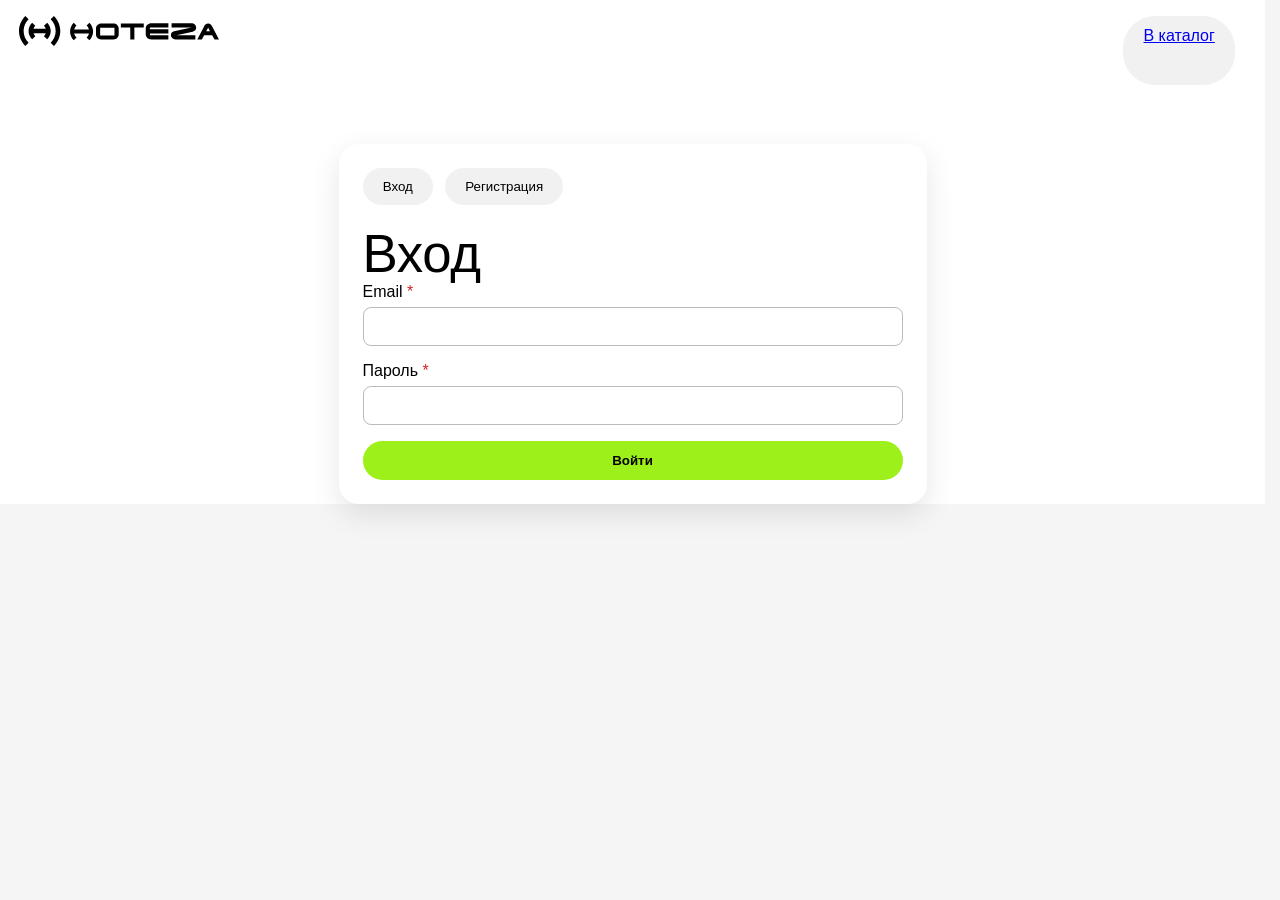
<file: auth.html>
<!DOCTYPE html>
<html lang="ru">
<head>
    <meta charset="UTF-8">
    <meta name="viewport" content="width=device-width, initial-scale=1.0">
    <title>Вход и регистрация - HOTELA</title>
    <link rel="stylesheet" href="index3.css">
    <link rel="stylesheet" href="catalog.css">
    <link rel="stylesheet" href="auth.css">
</head>
<body>
    <header class="header">
        <a href="index3.html"><img src="img/Frame.svg" alt="Логотип HOTELA" class="logo"></a>
        <a href="catalog.html" class="cat-btn">В каталог</a>
    </header>

    <main class="container">
        <div class="auth-container">
            <div class="auth-tabs" role="tablist" aria-label="Вход или регистрация">
                <button type="button" onclick="showTab('login')" class="cat-btn">Вход</button>
                <button type="button" onclick="showTab('register')" class="cat-btn">Регистрация</button>
            </div>

            <section id="loginSection">
                <h1 class="text-h2">Вход</h1>
                <form id="loginForm">
                    <div class="form-group">
                        <label for="loginEmail" class="required-label">Email</label>
                        <input type="email" id="loginEmail" autocomplete="email" required>
                    </div>
                    <div class="form-group">
                        <label for="loginPass" class="required-label">Пароль</label>
                        <input type="password" id="loginPass" autocomplete="current-password" required>
                    </div>
                    <div id="loginError" class="form-error" role="alert"></div>
                    <button type="submit" class="btn-reg active">Войти</button>
                </form>
            </section>

            <section id="registerSection" hidden>
                <h1 class="text-h2">Регистрация</h1>
                <p class="required-note"><span>*</span> Обязательные поля</p>
                <form id="regForm" novalidate>
                    <div class="form-group">
                        <label for="lastName" class="required-label">Фамилия</label>
                        <input type="text" id="lastName" autocomplete="family-name" required>
                        <div class="error-msg" data-error-for="lastName"></div>
                    </div>
                    <div class="form-group">
                        <label for="firstName" class="required-label">Имя</label>
                        <input type="text" id="firstName" autocomplete="given-name" required>
                        <div class="error-msg" data-error-for="firstName"></div>
                    </div>
                    <div class="form-group">
                        <label for="middleName">Отчество</label>
                        <input type="text" id="middleName" autocomplete="additional-name">
                        <div class="error-msg" data-error-for="middleName"></div>
                    </div>
                    <div class="form-group">
                        <label for="phone" class="required-label">Телефон РБ</label>
                        <input type="tel" id="phone" placeholder="+375291234567" autocomplete="tel" required>
                        <div class="error-msg" data-error-for="phone"></div>
                    </div>
                    <div class="form-group">
                        <label for="email" class="required-label">Email</label>
                        <input type="email" id="email" autocomplete="email" required>
                        <div class="error-msg" data-error-for="email"></div>
                    </div>
                    <div class="form-group">
                        <label for="birthDate" class="required-label">Дата рождения</label>
                        <input type="date" id="birthDate" required>
                        <div class="error-msg" data-error-for="birthDate"></div>
                    </div>
                    <div class="form-group">
                        <label for="nickname" class="required-label">Никнейм</label>
                        <div class="nickname-box">
                            <input type="text" id="nickname" autocomplete="username" readonly required>
                            <button type="button" id="genNickBtn" class="cat-btn">Сгенерировать</button>
                        </div>
                        <small id="nicknameHint">Введите имя и фамилию, затем сгенерируйте никнейм.</small>
                        <div class="error-msg" data-error-for="nickname"></div>
                    </div>
                    <div class="form-group">
                        <label for="passMethod" class="required-label">Способ задания пароля</label>
                        <select id="passMethod">
                            <option value="manual">Самостоятельно</option>
                            <option value="auto">Автоматически</option>
                        </select>
                    </div>
                    <div class="form-group">
                        <label for="pass1" class="required-label">Пароль</label>
                        <input type="password" id="pass1" autocomplete="new-password" required>
                        <div class="error-msg" data-error-for="pass1"></div>
                    </div>
                    <div class="form-group">
                        <label for="pass2" class="required-label">Повторите пароль</label>
                        <input type="password" id="pass2" autocomplete="new-password" required>
                        <div class="error-msg" data-error-for="pass2"></div>
                    </div>

                    <div class="agreement-box" tabindex="0">
                        <h2>Соглашение пользователя</h2>
                        <p>Пользователь подтверждает достоверность регистрационных данных и согласие на их обработку для работы учебного сервиса HOTELA.</p>
                        <p>Пользователь обязуется не передавать пароль третьим лицам и соблюдать правила использования сервиса.</p>
                    </div>
                    <label class="agreement-check">
                        <input type="checkbox" id="agreeCheck" required>
                        Я прочитал(а) и принимаю Соглашение пользователя
                    </label>
                    <div id="registrationError" class="form-error" role="alert"></div>
                    <button type="submit" id="regBtn" class="btn-reg" disabled>Зарегистрироваться</button>
                </form>
            </section>
        </div>
    </main>

    <script>
        function showTab(tab) {
            document.getElementById("loginSection").hidden = tab !== "login";
            document.getElementById("registerSection").hidden = tab !== "register";
        }
    </script>
    <script src="bad_passwords.js"></script>
    <script src="auth.js"></script>
</body>
</html>
</file>
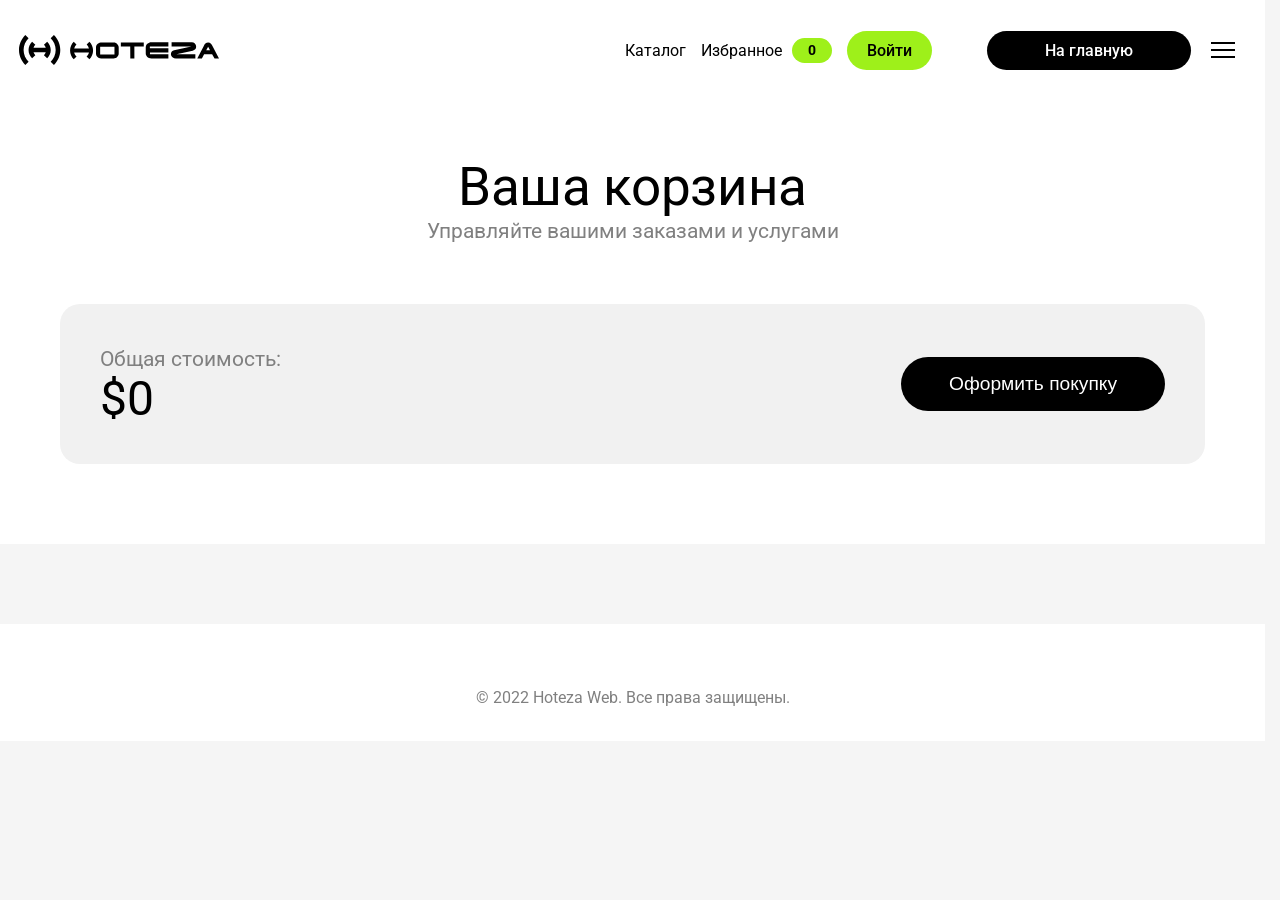
<file: cart.html>
﻿<!DOCTYPE html>
<html lang="ru">
<head>
    <meta charset="UTF-8">
    <meta name="viewport" content="width=device-width, initial-scale=1.0">
    <title>Корзина покупок - HOTELA</title>
    <link rel="icon" href="img/Frame.svg" type="image/svg+xml">
    <link rel="preconnect" href="https://fonts.googleapis.com">
    <link rel="preconnect" href="https://fonts.gstatic.com" crossorigin>
    <link href="https://fonts.googleapis.com/css2?family=Roboto:wght@400;500;600&display=swap" rel="stylesheet">
    
    <link rel="stylesheet" href="animation.css">
    <link rel="stylesheet" href="index3.css">
    <link rel="stylesheet" href="tablet.css" media="(max-width: 768px)">
    <link rel="stylesheet" href="phone.css" media="(max-width: 320px)">
    <link rel="stylesheet" href="catalog.css">
</head>
<body>

    <header class="header">
        <a href="index3.html" style="display: flex; align-items: center;">
            <img src="img/Frame.svg" alt="Логотип HOTELA" class="logo">
        </a>
        
        <div style="display: flex; align-items: center; gap: 20px;">
            <nav style="display: flex; gap: 15px; margin-right: 20px; align-items: center;">
                <a href="catalog.html" style="text-decoration: none; color: #000;">Каталог</a>
                <a href="favorites.html" style="text-decoration: none; color: #000;">Избранное <span class="interactive-counter" data-counter="favorites">0</span></a>
                <a href="auth.html" id="auth-link" style="background: #9EF01A; padding: 10px 20px; border-radius: 20px; text-decoration: none; color: black; font-weight: 500;">Войти</a>
                <div id="user-status" style="display: flex; align-items: center; gap: 15px;">
                </div>
            </nav>
            <a href="index3.html" class="btn-connect" style="position: static; text-decoration: none;">На главную</a>
            <button type="button" class="burger-menu" id="burgerToggle">
                <span></span><span></span><span></span>
            </button>
        </div>
    </header>

    <main class="container">
        <section class="catalog-intro fade-in">
            <h1 class="text-h2">Ваша корзина</h1>
            <p class="text-body-gray-30">Управляйте вашими заказами и услугами</p>
        </section>

        <div class="cart-summary container" style="margin-bottom: 3rem;">
            <div id="cart-total-block" style="background: #F1F1F1; padding: 2.5rem; border-radius: 1.25rem; display: flex; justify-content: space-between; align-items: center; flex-wrap: wrap; gap: 20px;">
                <div>
                    <p class="text-body-gray-30">Общая стоимость:</p>
                    <span id="total-price" class="text-banner" style="font-size: 3rem; color: #000;">$0</span>
                </div>
                <button id="checkout-btn" class="footer-cta__button" style="padding: 1rem 3rem; font-size: 1.2rem; cursor: pointer; border: none;">
                    Оформить покупку
                </button>
            </div>
        </div>

        <div id="catalog-container" class="catalog-grid container">
        </div>
    </main>

    <footer class="container" style="margin-top: 5rem; padding-bottom: 2rem;">
        <p class="site-footer__copyright">© 2022 Hoteza Web. Все права защищены.</p>
    </footer>

    <script src="cart.js"></script>
    <script src="session.js"></script>
    <script src="animation.js"></script>
</body>
</html>
</file>
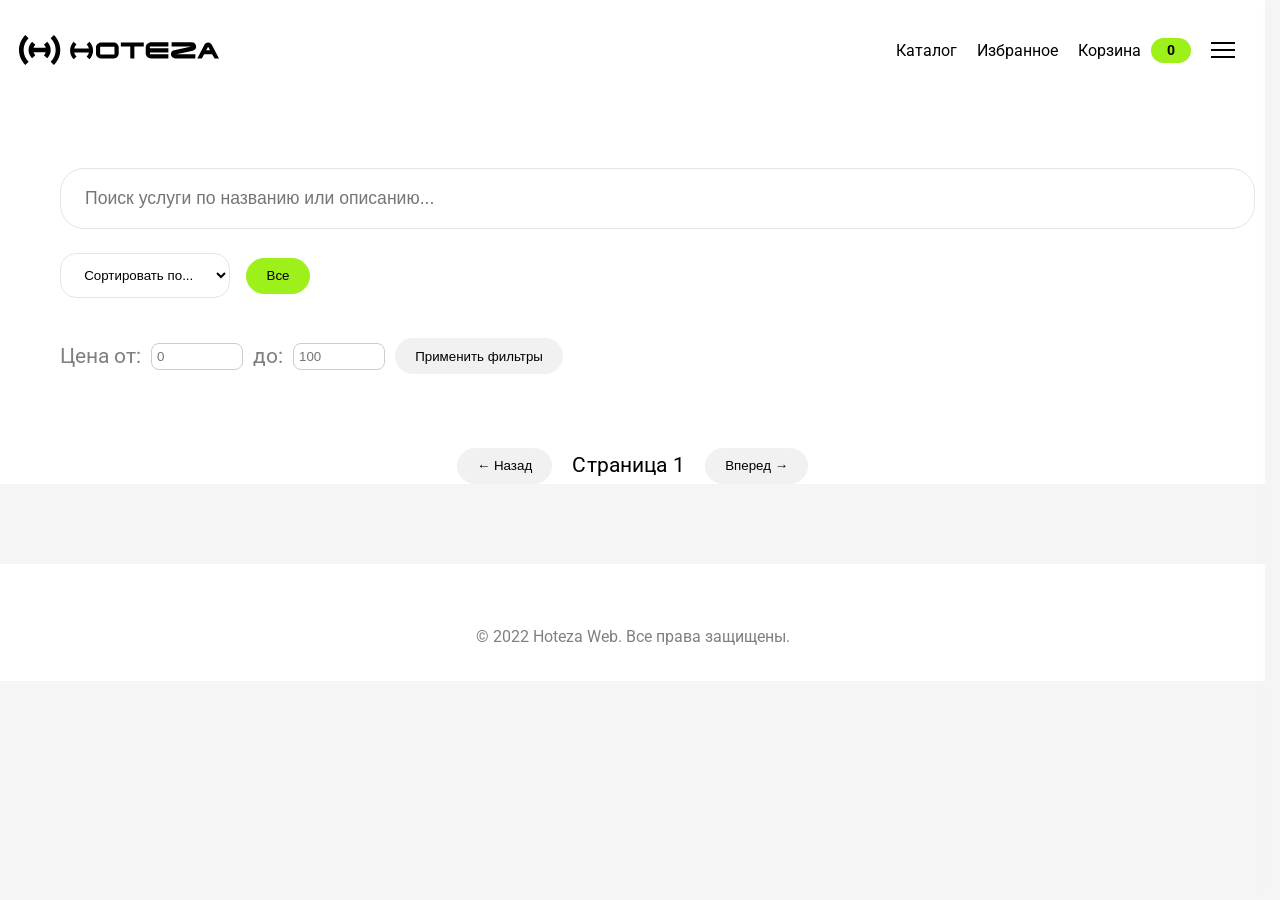
<file: favorites.html>
﻿<!DOCTYPE html>
<html lang="ru">
<head>
    <meta charset="UTF-8">
    <meta name="viewport" content="width=device-width, initial-scale=1.0">
    <title>Каталог услуг - HOTELA</title>
    <link rel="icon" href="img/Frame.svg" type="image/svg+xml">
    <link rel="preconnect" href="https://fonts.googleapis.com">
    <link rel="preconnect" href="https://fonts.gstatic.com" crossorigin>
    <link href="https://fonts.googleapis.com/css2?family=Roboto:wght@400;500;600&display=swap" rel="stylesheet">
    
    <link rel="stylesheet" href="animation.css">
    <link rel="stylesheet" href="index3.css">
    <link rel="stylesheet" href="tablet.css" media="(max-width: 768px)">
    <link rel="stylesheet" href="phone.css" media="(max-width: 320px)">
    <link rel="stylesheet" href="catalog.css">
</head>
<body>

    <header class="header">

        <a href="index3.html" style="display: flex; align-items: center;">
            <img src="img/Frame.svg" alt="Logo" class="logo">
        </a>
        
        <div style="display: flex; align-items: center; gap: 20px;">
            <a href="catalog.html" style="text-decoration:none; color:black;">Каталог</a>
            <a href="favorites.html" style="text-decoration:none; color:black;">Избранное</a>
            <a href="cart.html" style="text-decoration:none; color:black;">Корзина <span class="interactive-counter" data-counter="cart">0</span></a>
            <button type="button" class="burger-menu" id="burgerToggle">
                <span></span>
                <span></span>
                <span></span>
            </button>
        </div>
    </header>

    <div class="side-menu" id="sideMenu">
        <nav class="side-menu__nav">
            <a href="index3.html">Главная</a>
            <a href="index3.html#tariffs">Тарифы</a>
            <a href="catalog.html" style="color: #9EF01A;">Каталог услуг</a>
            <hr>
            <p class="side-menu__text">Подключиться сейчас</p>
        </nav>
    </div>
    <div class="overlay" id="overlay"></div>

    <main class="container">
        <section class="catalog-intro fade-in">
        </section>
        <section class="catalog-controls container">
            <div class="search-box">
                <input type="text" id="search-input" placeholder="Поиск услуги по названию или описанию...">
            </div>

            <div class="filters-row">

                <select id="sort-select">
                    <option value="default">Сортировать по...</option>
                    <option value="price-asc">Цена: дешевле</option>
                    <option value="price-desc">Цена: дороже</option>
                    <option value="name-asc">Название: А-Я</option>
                    <option value="rating-desc">Рейтинг: высокий</option>
                </select>

                <div class="category-list" id="category-list">
                    <button class="cat-btn active" data-category="all">Все</button>
                </div>
            </div>

            <div class="filter-range" style="margin-top: 1rem; display: flex; gap: 10px; align-items: center;">
                <span class="text-body-gray-30">Цена от:</span>
                <input type="number" id="price-min" placeholder="0" style="width: 80px; padding: 5px; border-radius: 8px; border: 1px solid #ccc;">
                <span class="text-body-gray-30">до:</span>
                <input type="number" id="price-max" placeholder="100" style="width: 80px; padding: 5px; border-radius: 8px; border: 1px solid #ccc;">
                <button id="apply-filters" class="cat-btn">Применить фильтры</button>
            </div>
        </section>

        <div id="catalog-container" class="catalog-grid container"></div>
        <div class="pagination container" style="display: flex; justify-content: center; align-items: center; gap: 20px; margin: 2rem 0;">
            <button id="prev-page" class="cat-btn">← Назад</button>
            <span id="current-page-info" class="text-body-30">Страница 1</span>
            <button id="next-page" class="cat-btn">Вперед →</button>
        </div>
    </main>

    <footer class="container" style="margin-top: 5rem; padding-bottom: 2rem;">
        <p class="site-footer__copyright">© 2022 Hoteza Web. Все права защищены.</p>
    </footer>

    <script src="favorites.js"></script>
    <script src="animation.js"></script>
</body>
</html>
</file>
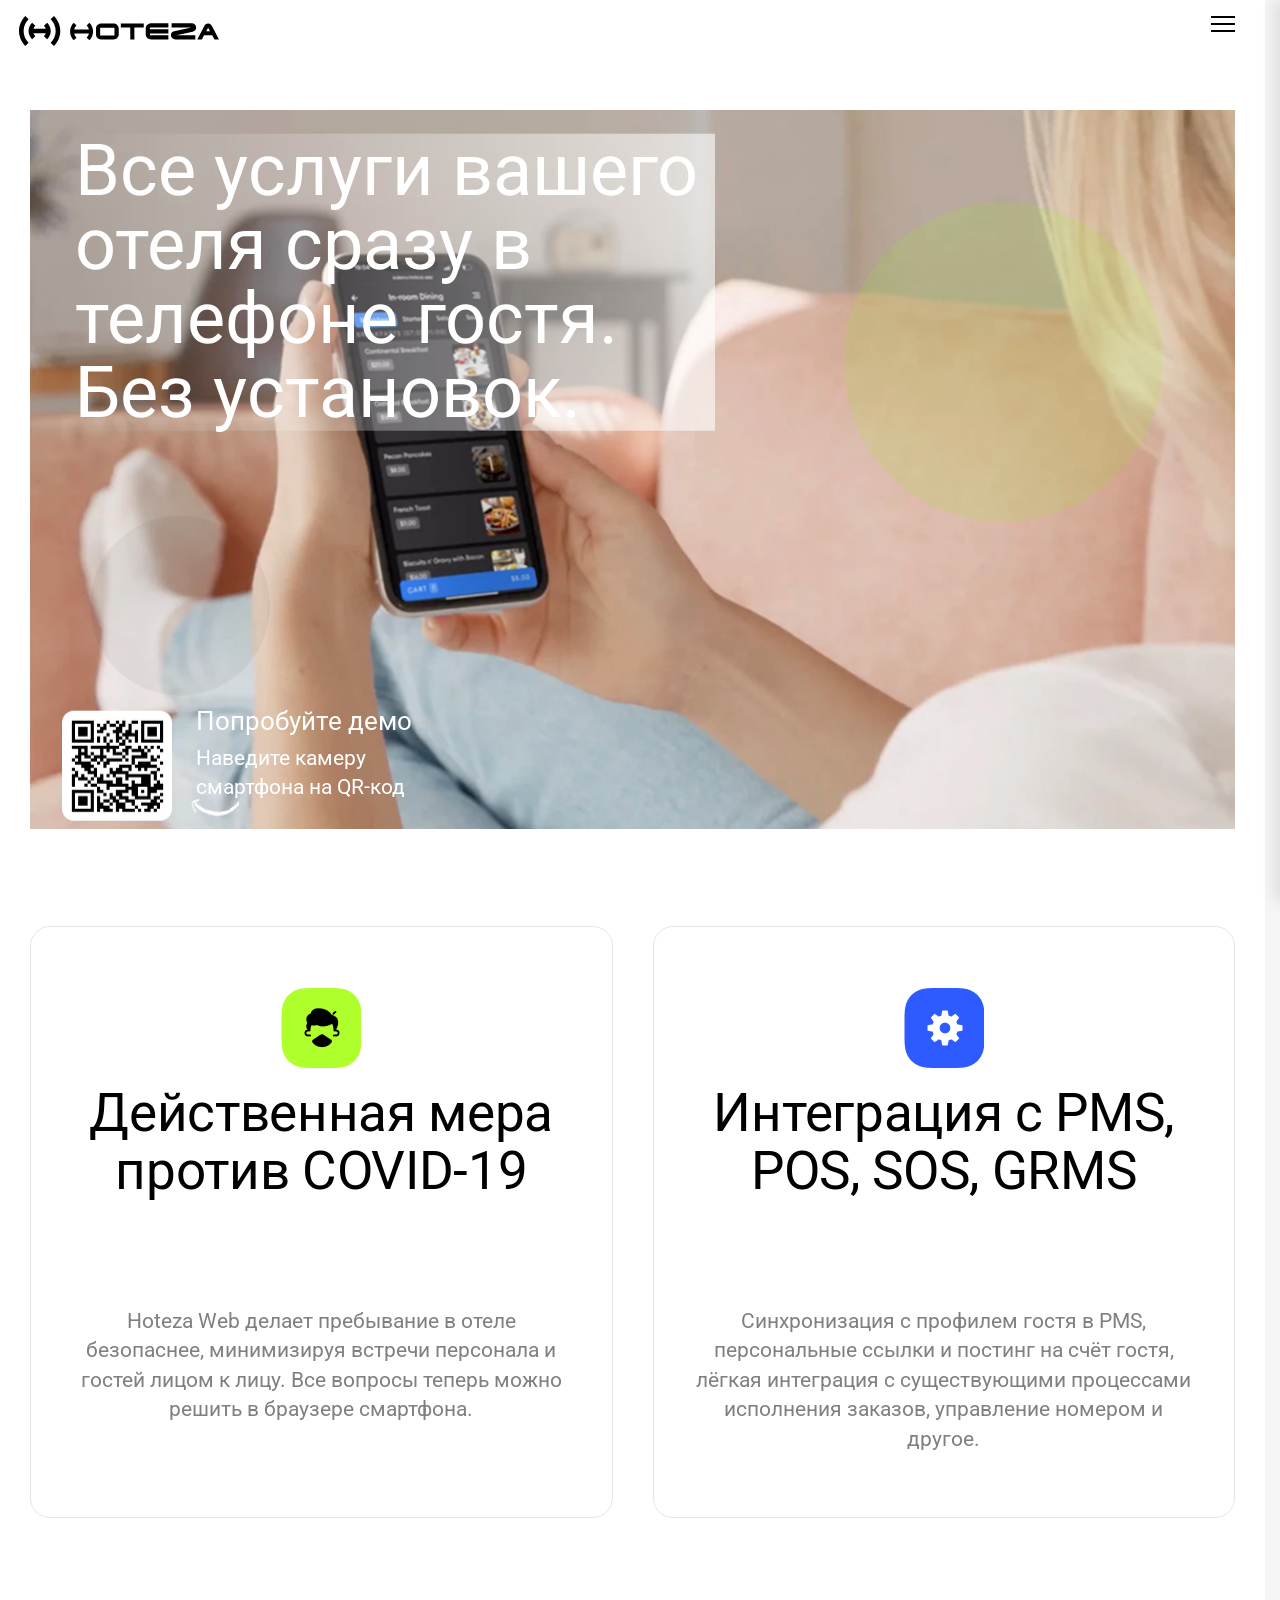
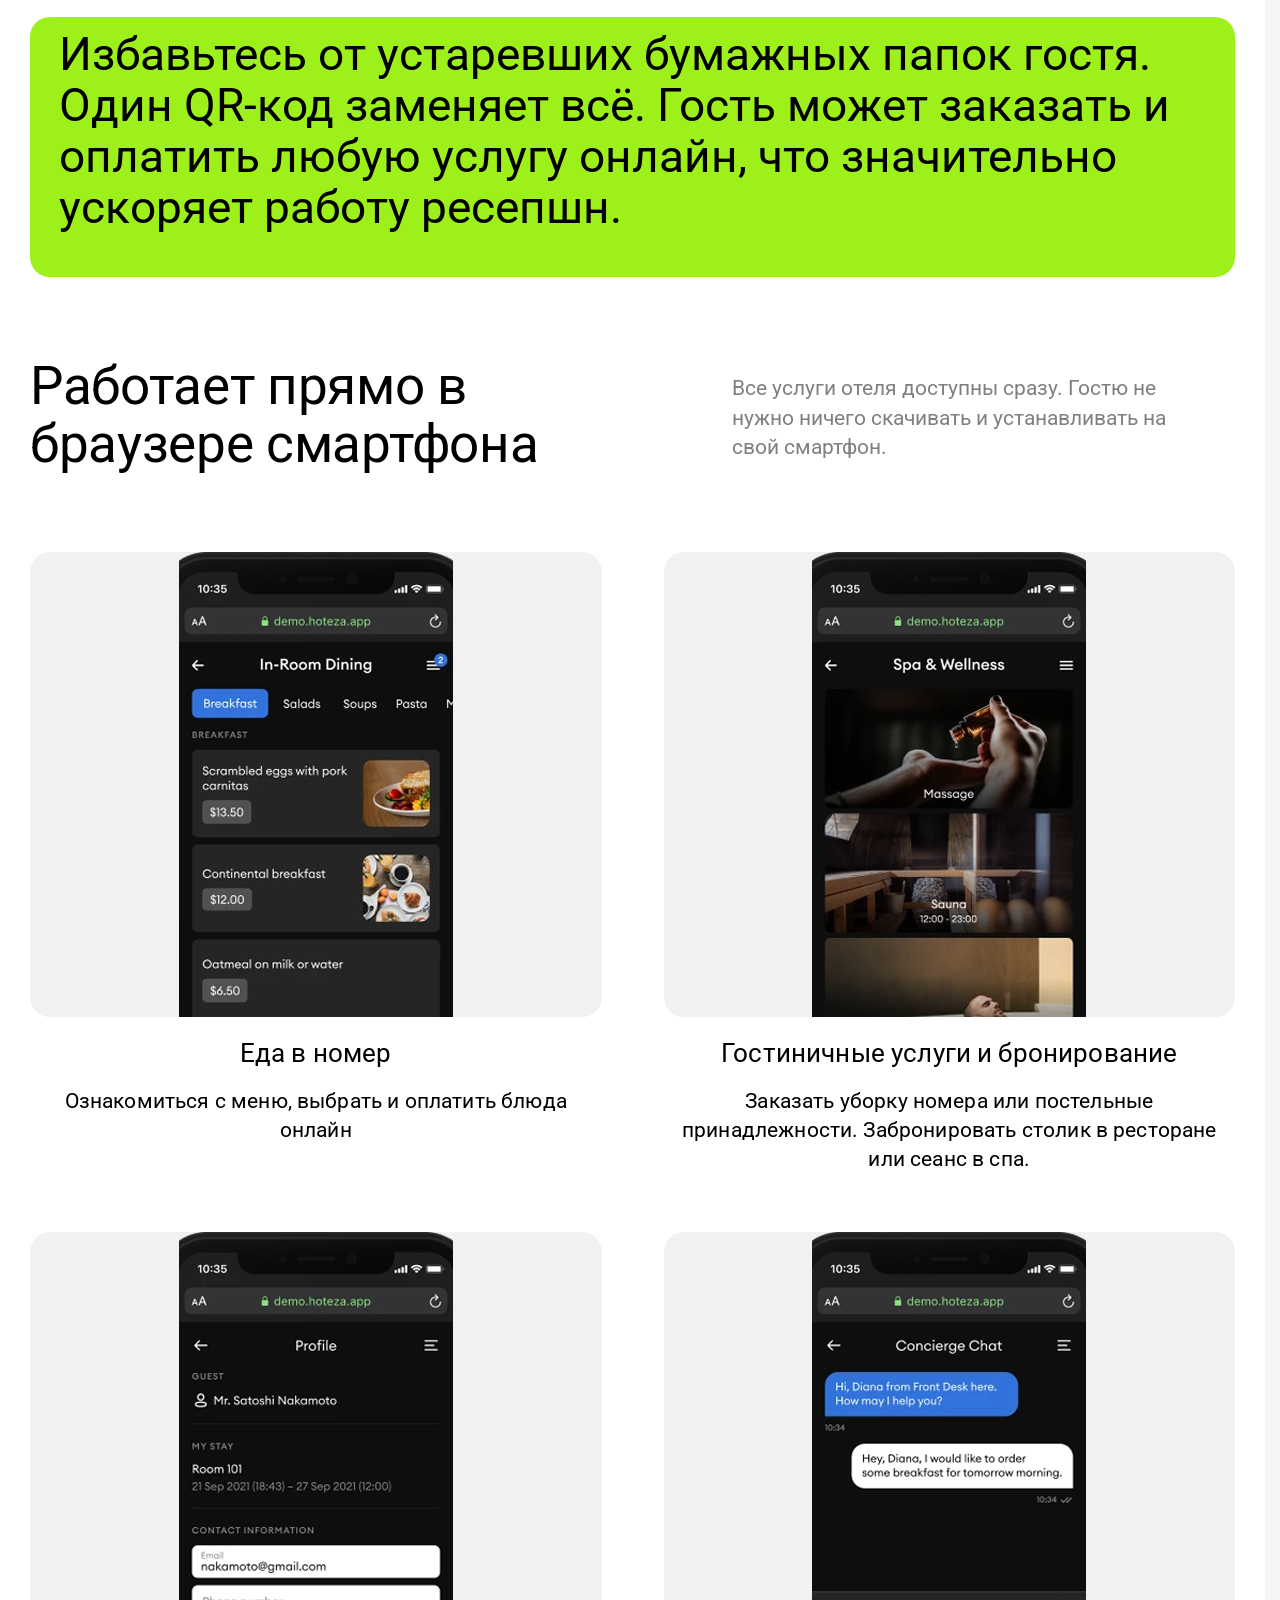
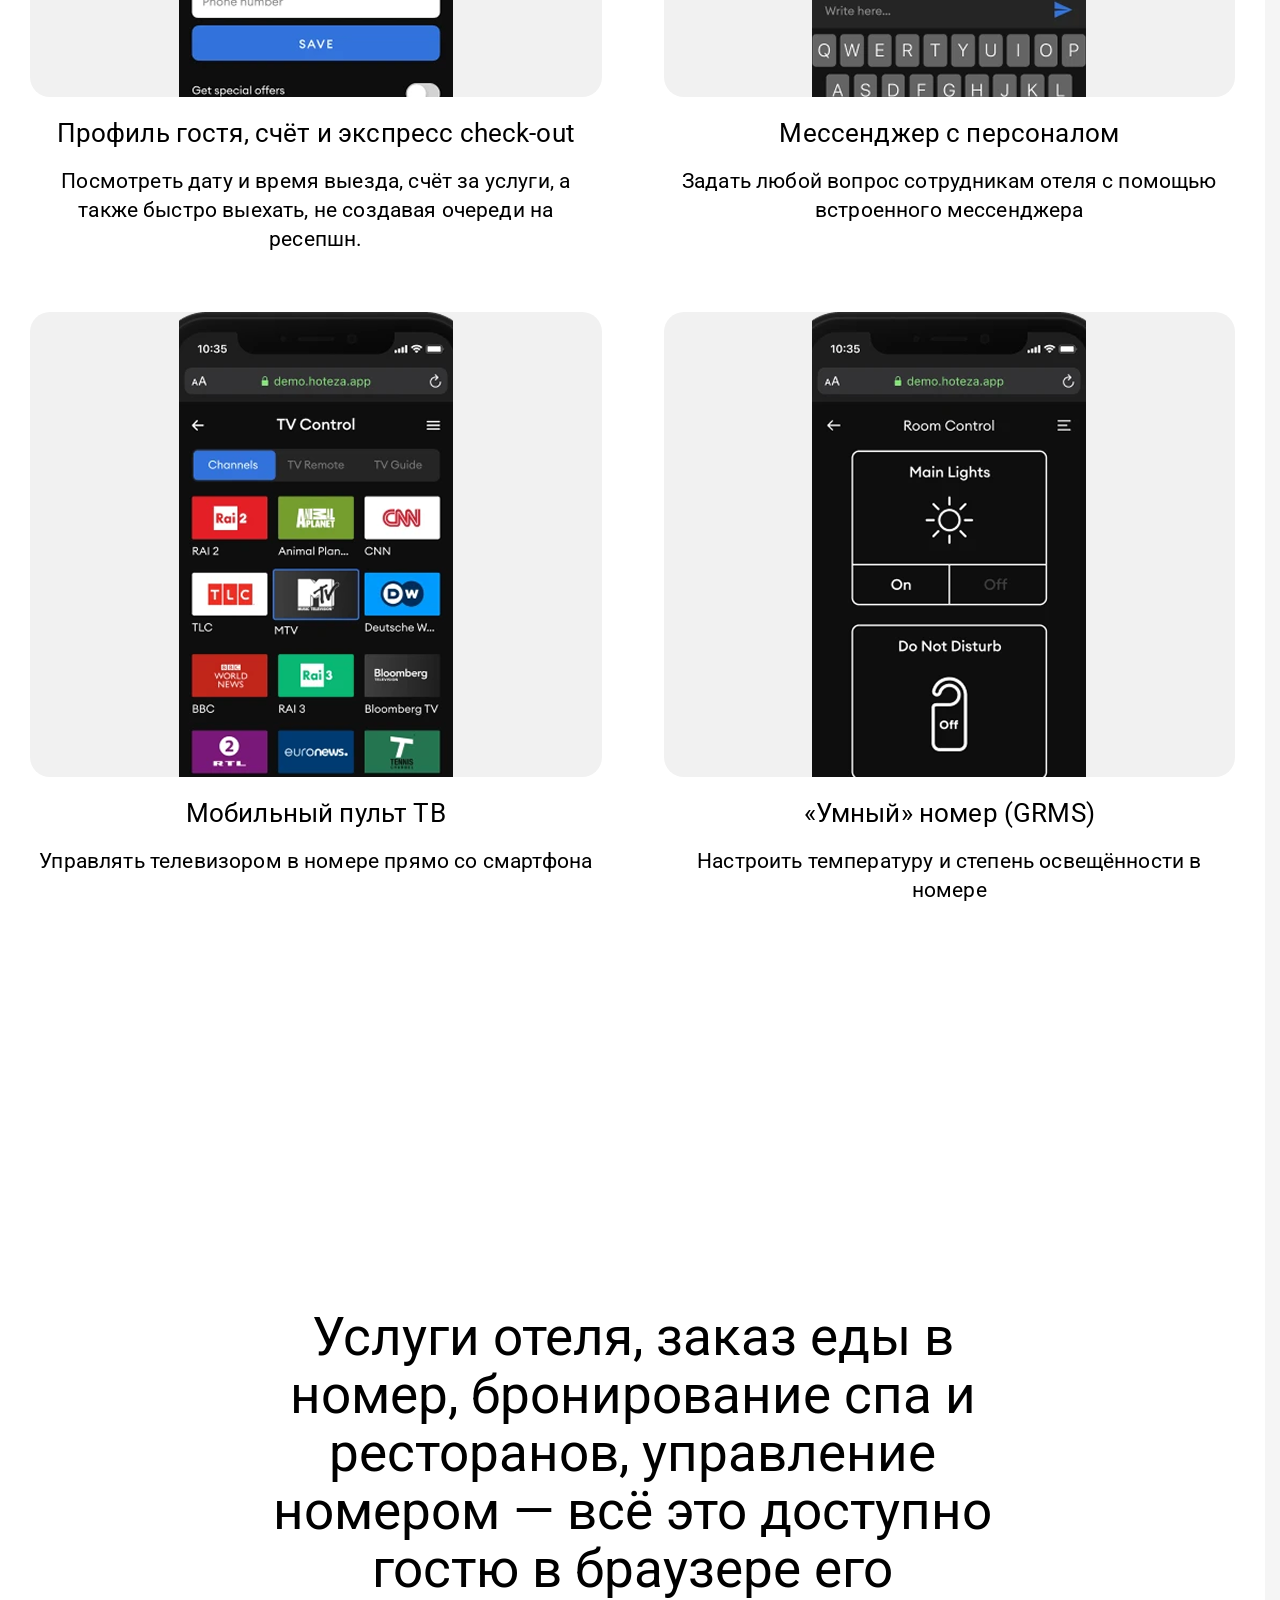
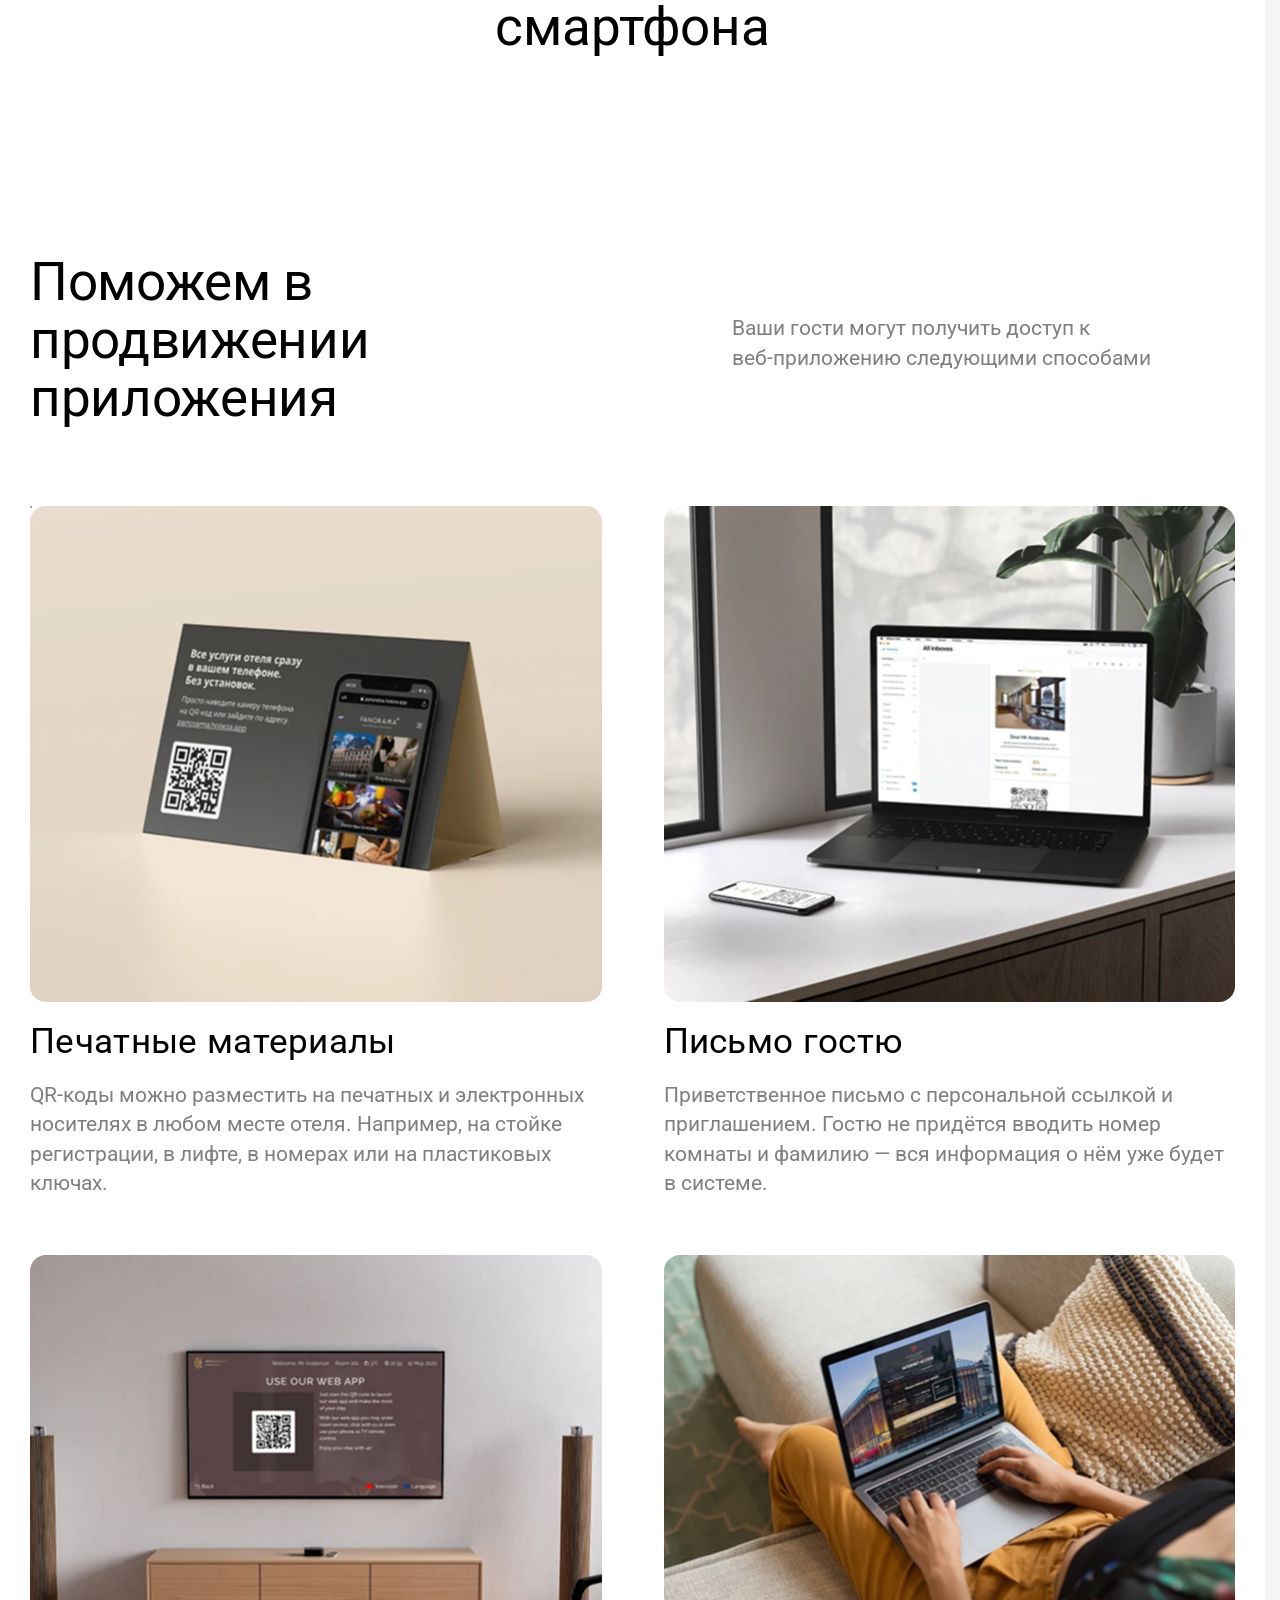
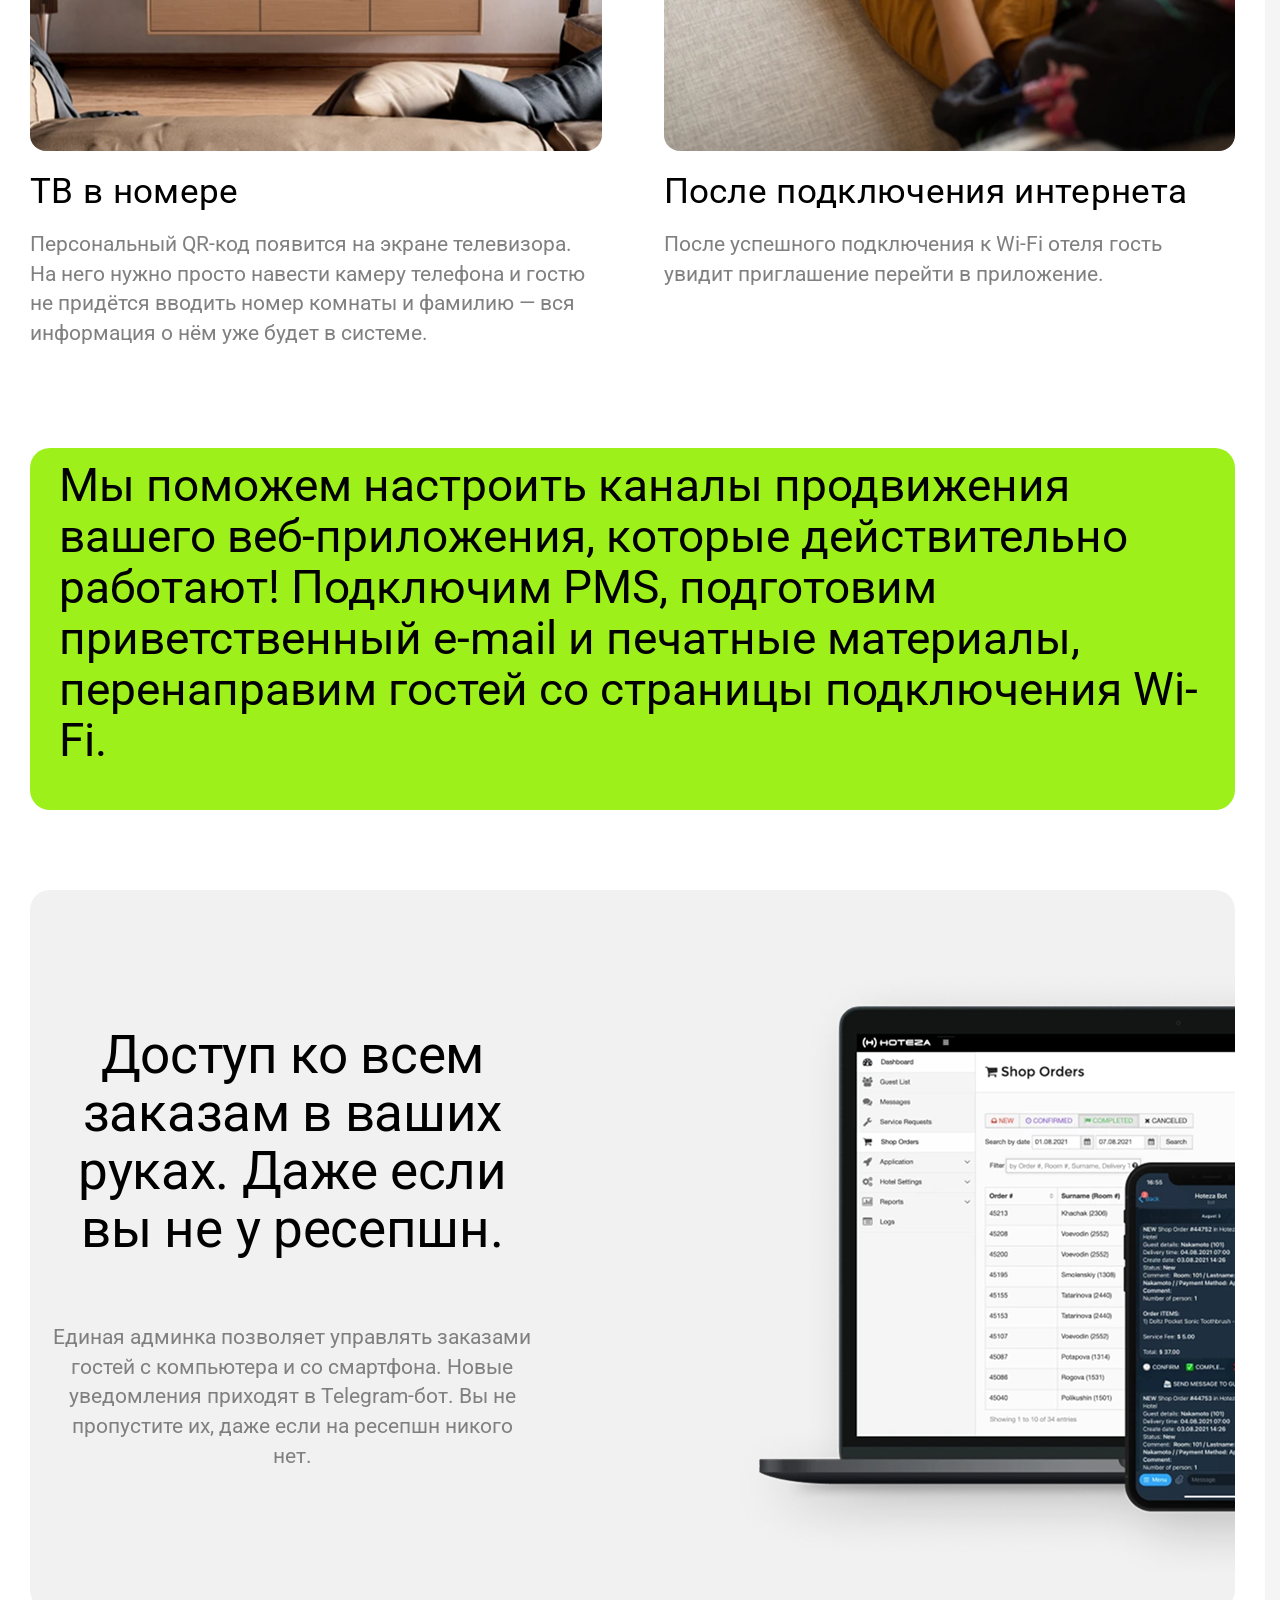
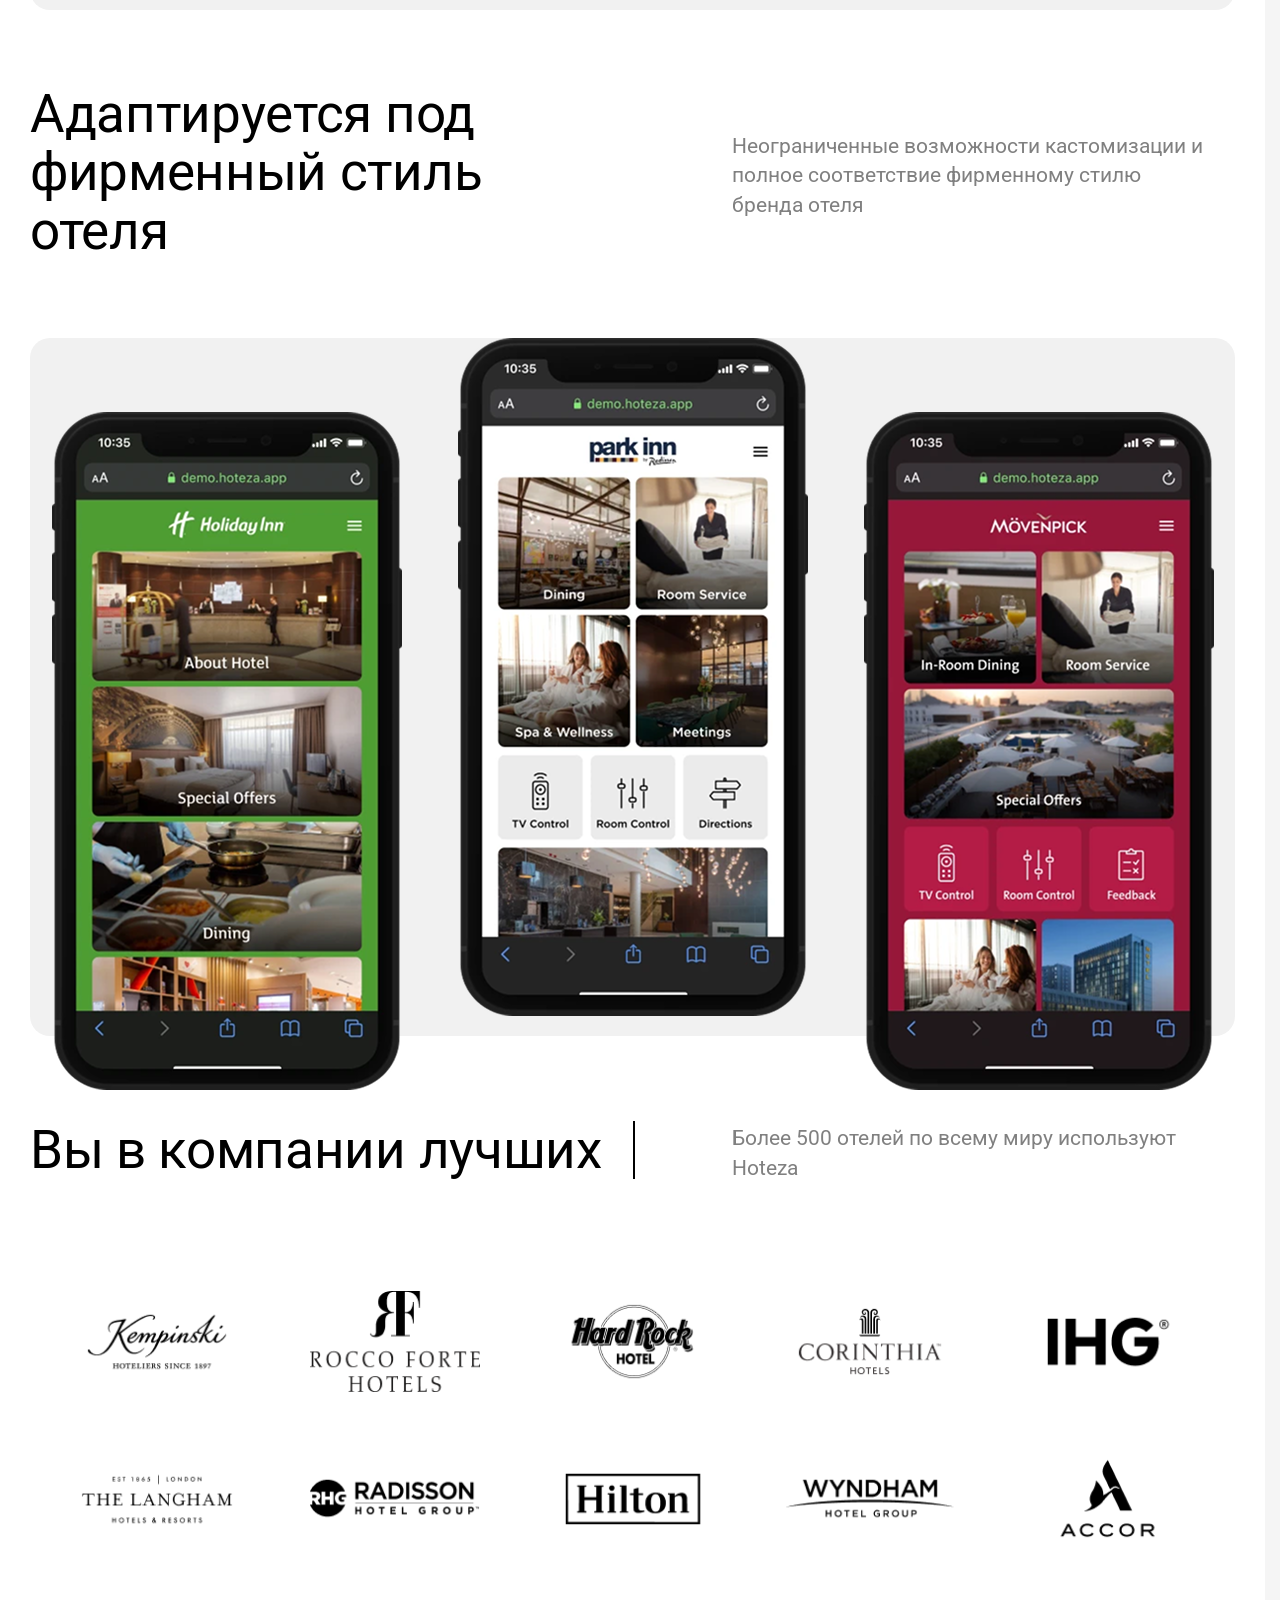
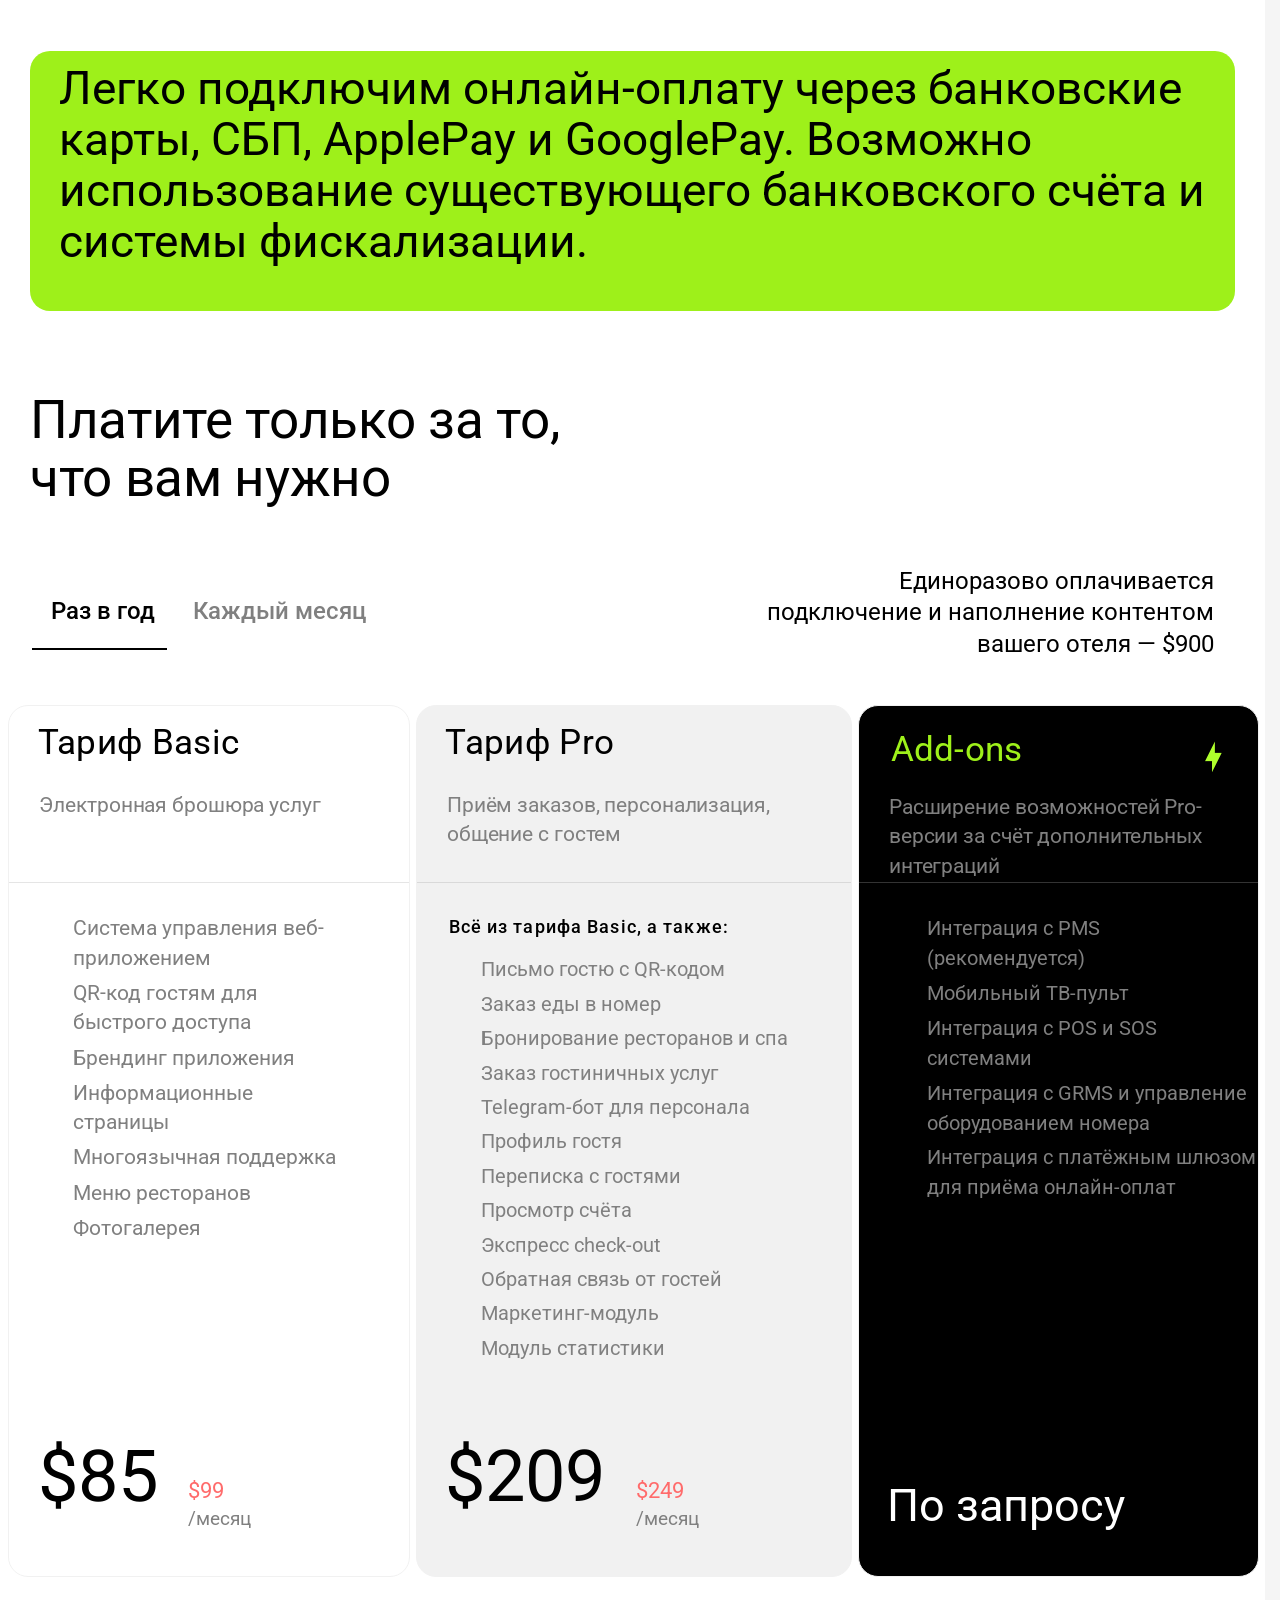
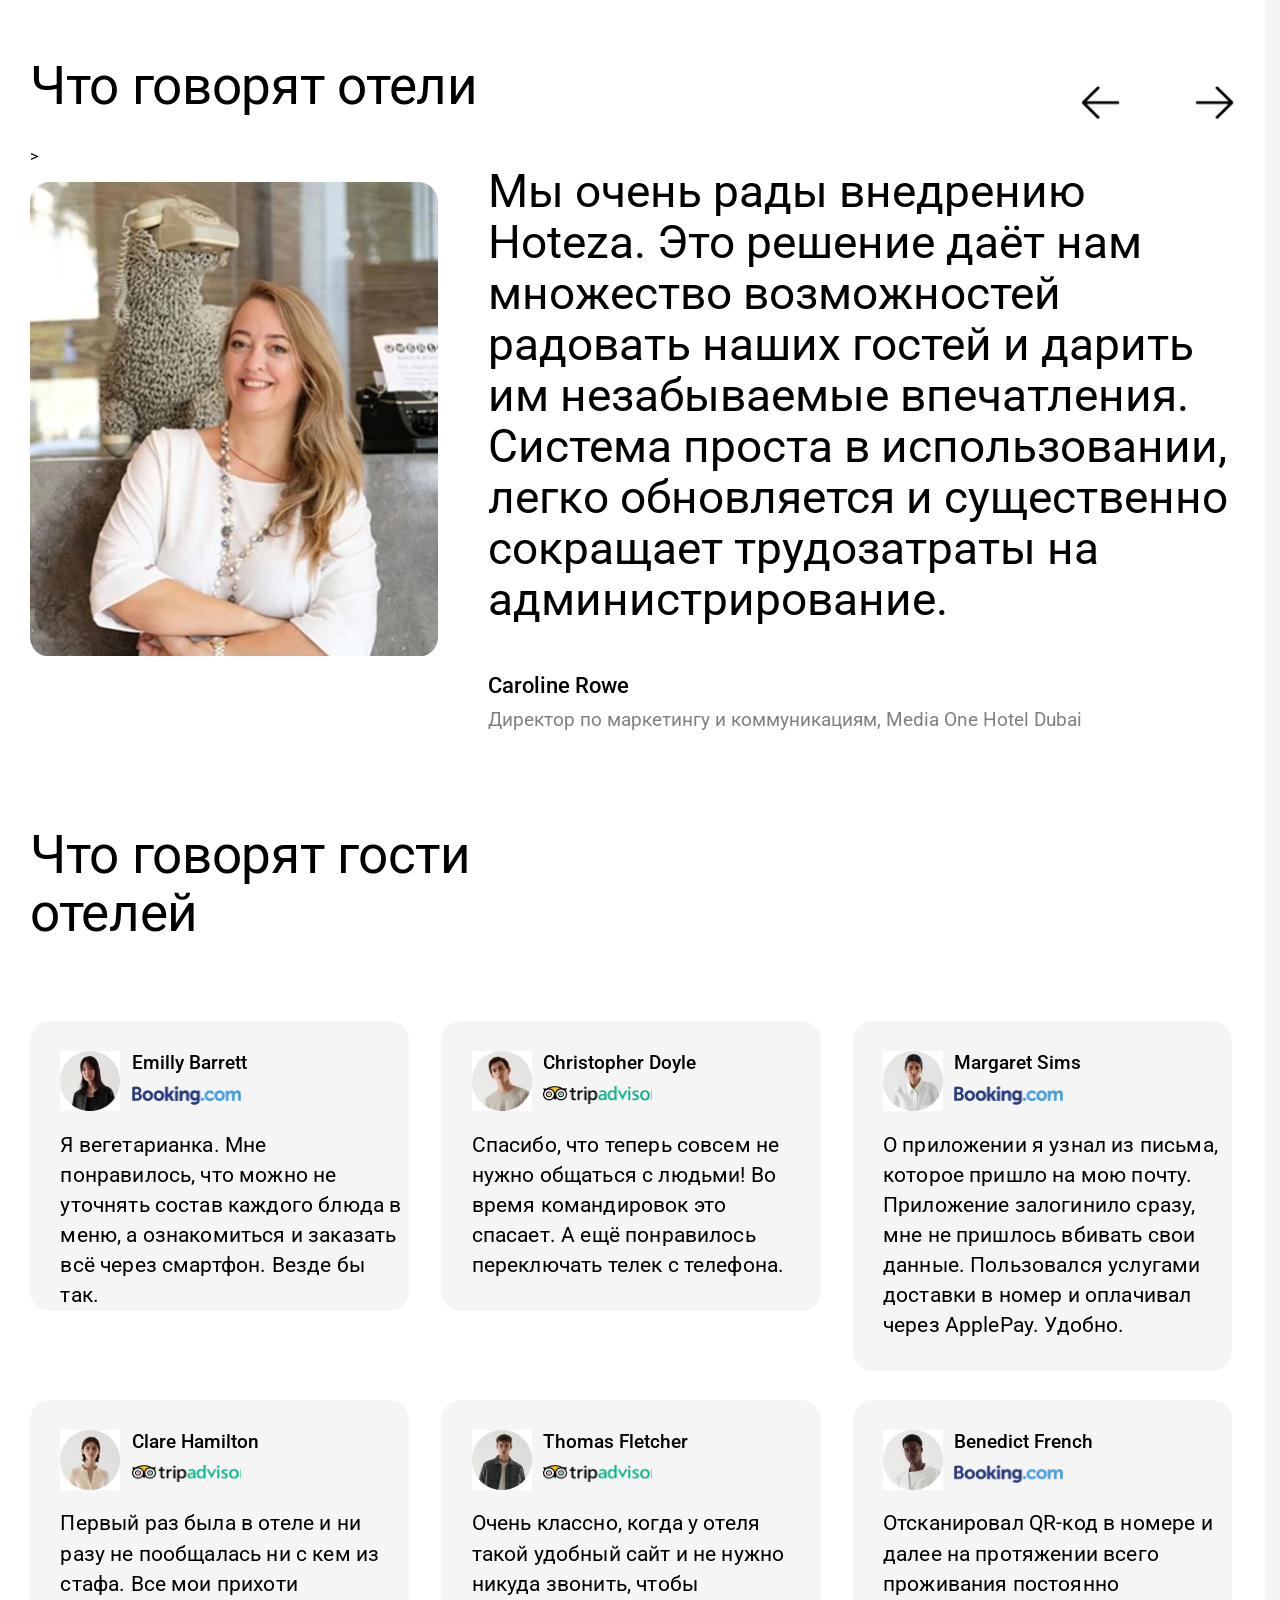
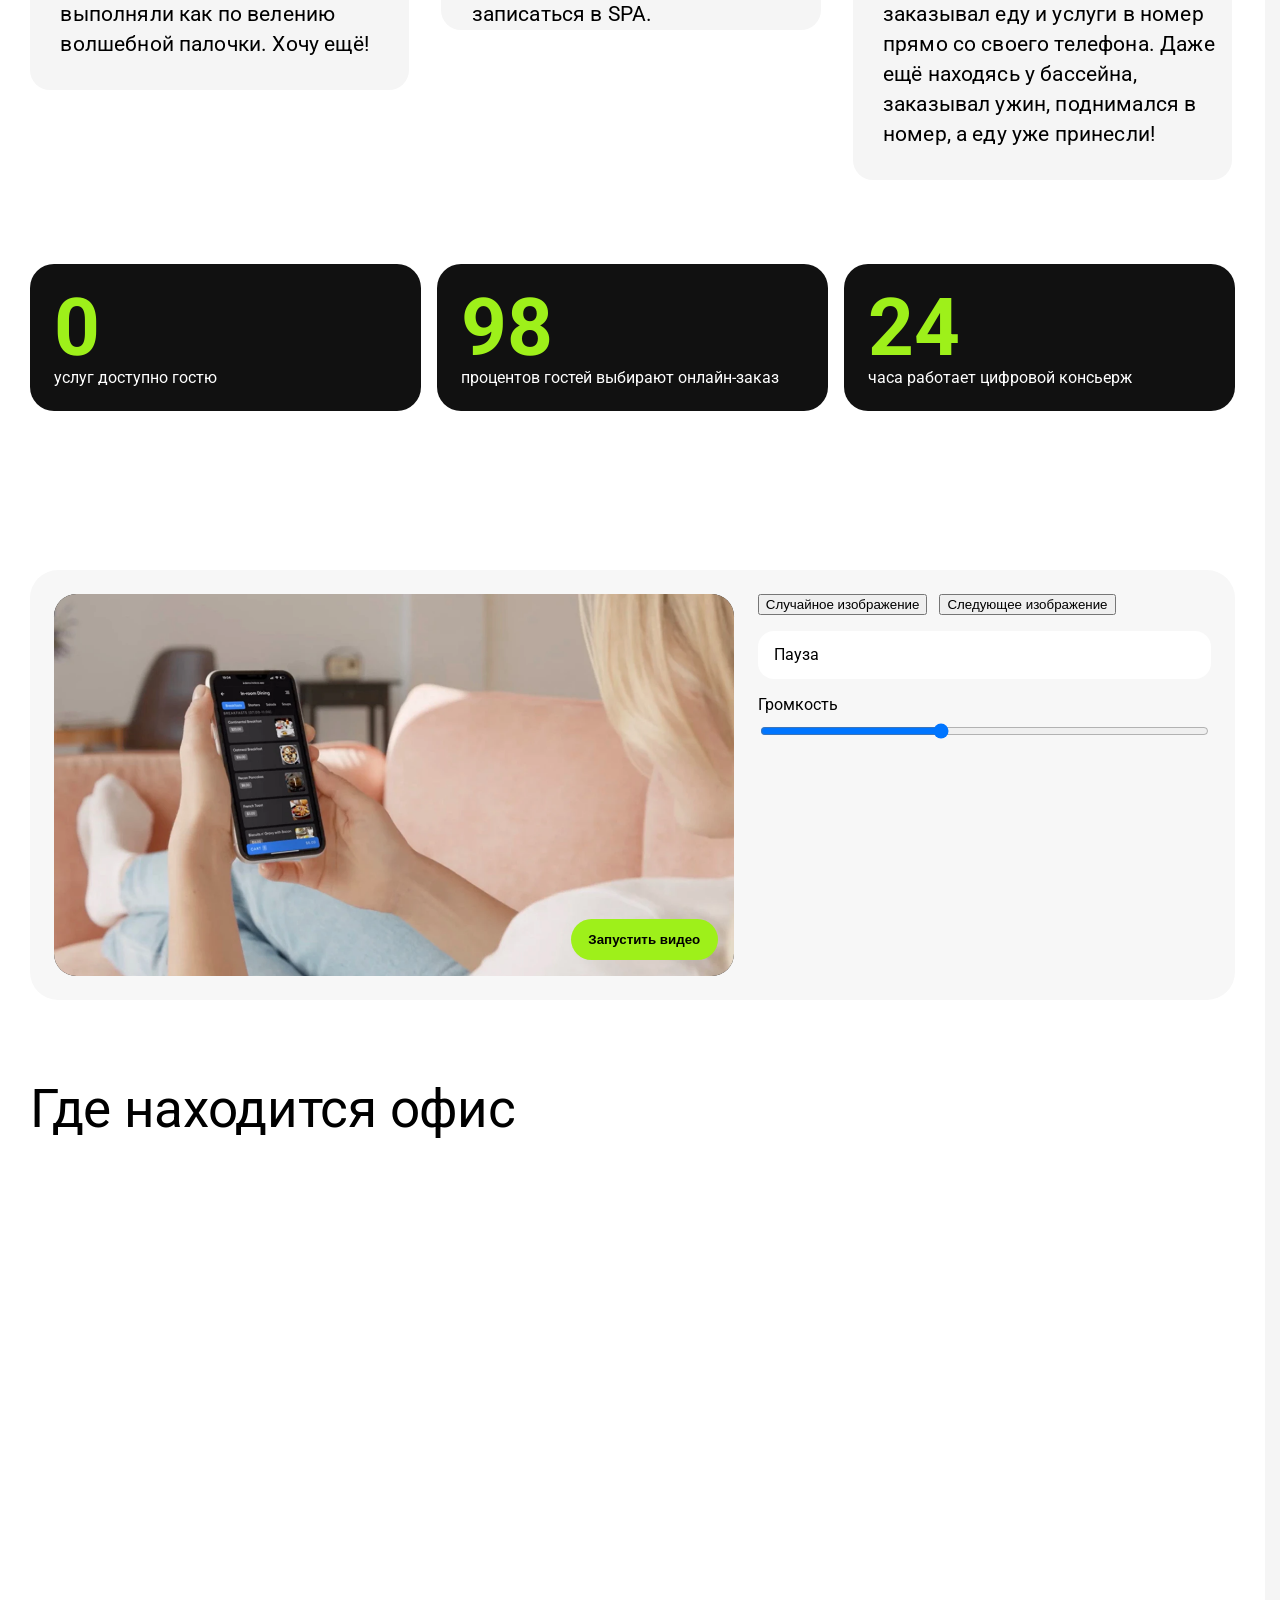
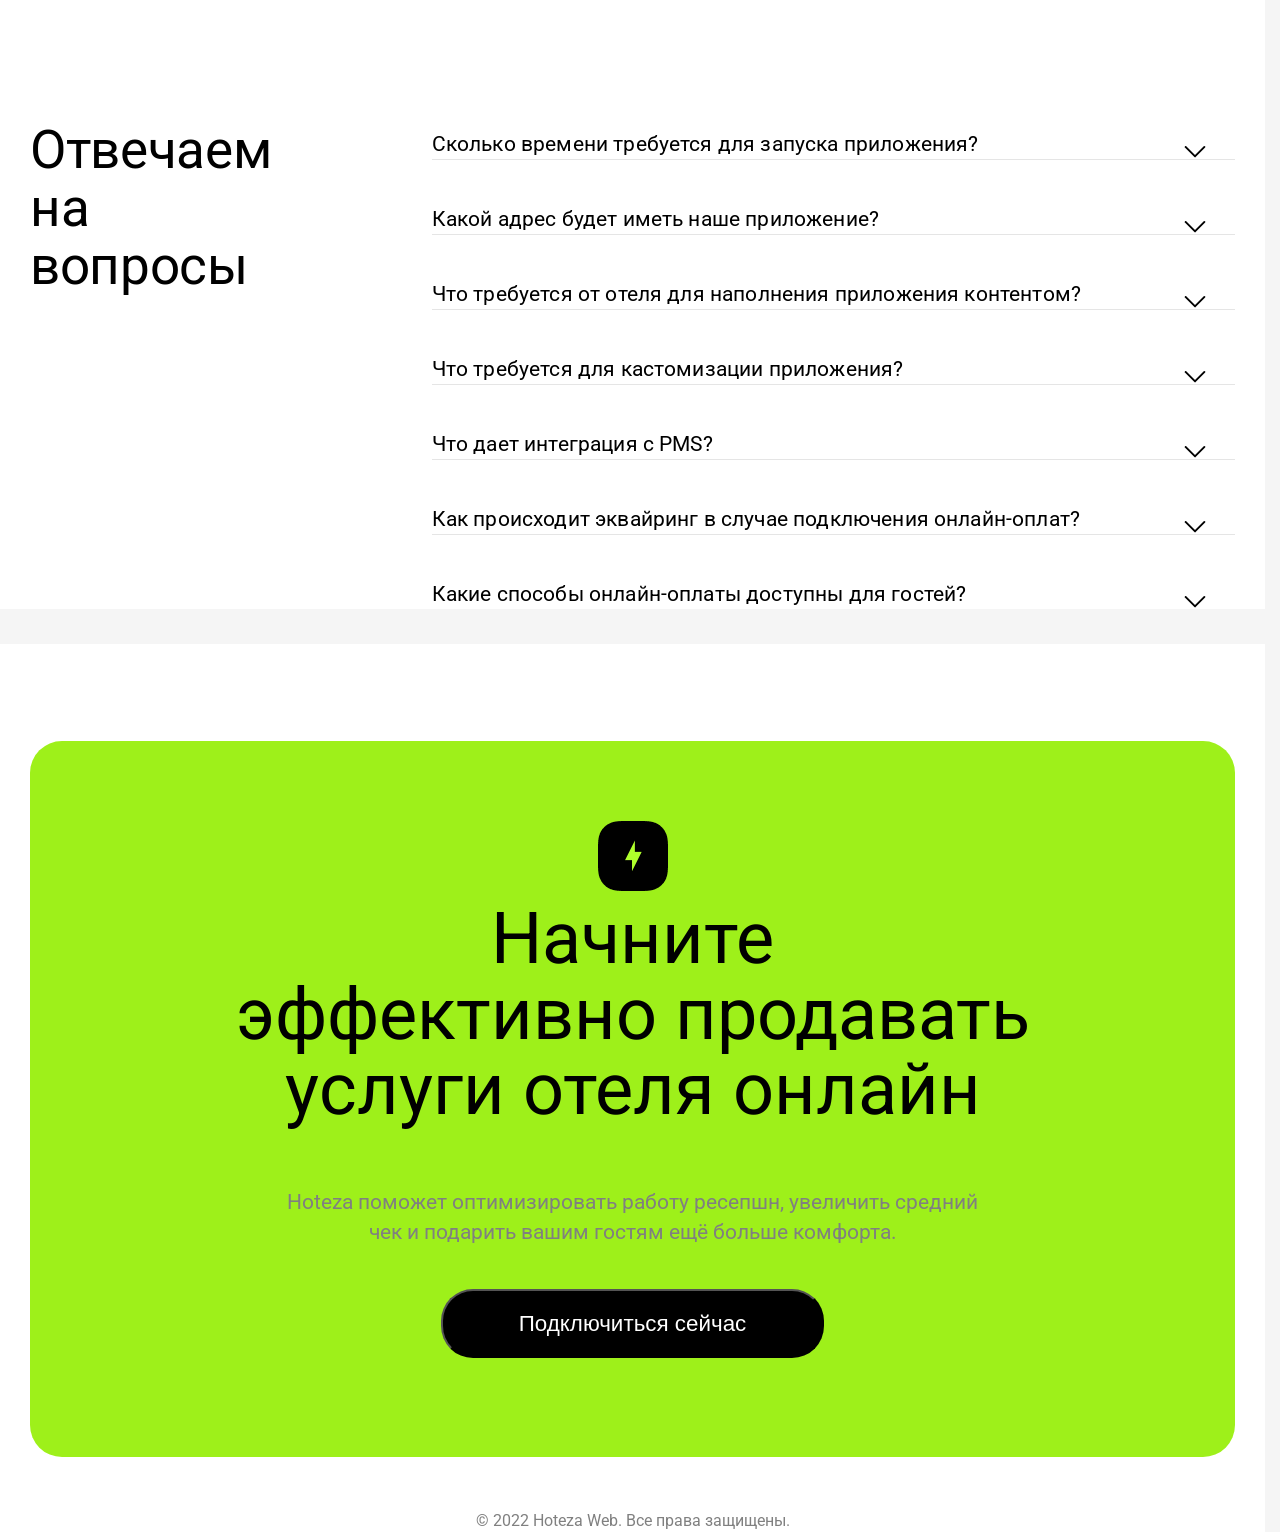
<file: index3.html>
﻿<!DOCTYPE html>
<html lang="ru">
<head>
    <meta charset="UTF-8">
    <meta name="viewport" content="width=device-width, initial-scale=1.0">
    <title>HOTELA</title>
    <link rel="icon" href="img/Frame.svg" type="image/svg+xml">
    <link rel="preconnect" href="https://fonts.googleapis.com">
    <link rel="preconnect" href="https://fonts.gstatic.com" crossorigin>
    <link href="https://fonts.googleapis.com/css2?family=Roboto:wght@400;500;600&display=swap" rel="stylesheet">
    <link rel="stylesheet" href="animation.css">
    <link rel="stylesheet" href="index3.css">
    <link rel="stylesheet" href="tablet.css" media="(max-width: 768px)">
    <link rel="stylesheet" href="phone.css" media="(max-width: 320px)">

</head>
<body>

    <header class="header">
        <img src="img/Frame.svg" alt="Logo" class="logo">
        
        <button type="button" class="burger-menu blur-effect" id="burgerToggle">
            <span></span>
            <span></span>
            <span></span>
        </button>
    </header>

    <div class="side-menu" id="sideMenu">
        <nav class="side-menu__nav">
            <a href="#about">О сервисе</a>
            <a href="#tariffs">Тарифы</a>
            <a href="#reviews">Отзывы</a>
            <a href="#media-gallery">Галерея</a>
            <a href="#contacts">Карта</a>
            <hr>
            <a href="catalog.html" style="color: #9EF01A; font-weight: 600;">Каталог модулей</a>
            <hr>
            <p class="side-menu__text">Подключиться сейчас</p>
        </nav>
    </div>

    <div class="overlay" id="overlay"></div>

    <main class="container">

        <section class="core-section pop-in interactive-parallax" id="about">
            <div class="parallax-layer parallax-layer--back" data-parallax-speed="0.08"></div>
            <div class="parallax-layer parallax-layer--middle" data-parallax-speed="-0.06"></div>
    
            <section class="core-section__content parallax-layer--front" data-parallax-speed="0.03">
                
                <section class="hero-text fade-in">
                    <h1 class="hero-text__title shimmer">
                        Все услуги вашего отеля сразу в телефоне гостя. Без установок.
                    </h1>
                </section>
                
                <aside class="qr-code">
                    <img src="img/qr-code.png" alt="" class="qr-code__image">
                    <section class="qr-code__text">
                        <p class="qr-code__title">Попробуйте демо</p>
                        <p class="qr-code__description">Наведите камеру <br>смартфона на QR-код</p>
                        <img src="img/smile-icon.png" alt="" class="qr-code__smile">
                    </section>
                </aside>
                
            </section>
            
        </section>

       <section class="features-section flip-x" aria-label="Преимущества">
            <section class="features-grid features-grid--2-cols" aria-label="Список преимуществ">
                <article class="features-card slide-in-x">
                    <img src="img/icon-covid.png" alt="" class="features-card__icon">
                    <h3 class="features-card__title text-h2">Действенная мера против COVID-19</h3>
                    <p class="features-card__text text-body-gray-30">
                        Hoteza Web делает пребывание в отеле безопаснее, минимизируя встречи персонала и гостей лицом к лицу. Все вопросы теперь можно решить в браузере смартфона.
                    </p>
                </article>
                <article class="features-card slide-in-x">
                    <img src="img/icon-integration.png" alt="" class="features-card__icon">
                    <h3 class="features-card__title text-h2">Интеграция с PMS, POS, SOS, GRMS</h3>
                    <p class="features-card__text text-body-gray-30">
                        Синхронизация с профилем гостя в PMS, персональные ссылки и постинг на счёт гостя, лёгкая интеграция с существующими процессами исполнения заказов, управление номером и другое.
                    </p>
                </article>
            </section>
        </section>

        <section class="info-banner reveal" aria-label="Информационный баннер">
            <p class="info-banner__text text-banner">
                Избавьтесь от устаревших бумажных папок гостя.
                Один QR-код заменяет всё. Гость может заказать и 
                оплатить любую услугу онлайн, что значительно
                ускоряет работу ресепшн.
            </p>
        </section>

        <section>
            <section class="phones-header jelly">
                <section class="phones-header__title">
                    <h2 class="text-h2">
                        Работает прямо в браузере смартфона
                    </h2>
                </section>
                <section class="phones-header__subtitle">
                    <p class="text-body-gray-30">
                        Все услуги отеля доступны сразу. Гостю не нужно ничего скачивать и устанавливать на свой смартфон.
                    </p>
                </section>
            </section>

            <div class="phones-slider-wrapper" style="position: relative; width: 100%;">
                
                <button id="btn-prev" class="real-arrow real-arrow-left slide-horizontal-pulse"></button>
                <button id="btn-next" class="real-arrow real-arrow-right slide-horizontal-pulse"></button>

                <section class="phones-grid" id="phones-track" aria-label="Сетка функций">
                    
                    <article class="phone-card">
                        <figure class="phone-card__image-wrapper">
                            <img src="img/phone-food.png" alt="Еда в номер" class="phone-card__image">
                        </figure>
                        <h3 class="phone-card__title text-body-34">Еда в номер</h3>
                        <p class="phone-card__text text-body-30">Ознакомиться с меню, выбрать и оплатить блюда онлайн</p>
                    </article>

                    <article class="phone-card">
                        <figure class="phone-card__image-wrapper">
                            <img src="img/phone-services.png" alt="Гостиничные услуги" class="phone-card__image">
                        </figure>
                        <h3 class="phone-card__title text-body-34">Гостиничные услуги и бронирование</h3>
                        <p class="phone-card__text text-body-30">Заказать уборку номера или постельные принадлежности. Забронировать столик в ресторане или сеанс в спа.</p>
                    </article>

                    <article class="phone-card">
                        <figure class="phone-card__image-wrapper">
                            <img src="img/phone-profile.png" alt="Профиль гостя" class="phone-card__image">
                        </figure>
                        <h3 class="phone-card__title text-body-34">Профиль гостя, счёт и экспресс check-out</h3>
                        <p class="phone-card__text text-body-30">Посмотреть дату и время выезда, счёт за услуги, а также быстро выехать, не создавая очереди на ресепшн.</p>
                    </article>

                    <article class="phone-card">
                        <figure class="phone-card__image-wrapper">
                            <img src="img/phone-messenger.png" alt="Мессенджер" class="phone-card__image">
                        </figure>
                        <h3 class="phone-card__title text-body-34">Мессенджер с персоналом</h3>
                        <p class="phone-card__text text-body-30">Задать любой вопрос сотрудникам отеля с помощью встроенного мессенджера</p>
                    </article>

                    <article class="phone-card">
                        <figure class="phone-card__image-wrapper">
                            <img src="img/phone-tv.png" alt="Мобильный пульт ТВ" class="phone-card__image">
                        </figure>
                        <h3 class="phone-card__title text-body-34">Мобильный пульт ТВ</h3>
                        <p class="phone-card__text text-body-30">Управлять телевизором в номере прямо со смартфона</p>
                    </article>

                    <article class="phone-card">
                        <figure class="phone-card__image-wrapper">
                            <img src="img/phone-grms.png" alt="Умный номер GRMS" class="phone-card__image">
                        </figure>
                        <h3 class="phone-card__title text-body-34">«Умный» номер (GRMS)</h3>
                        <p class="phone-card__text text-body-30">Настроить температуру и степень освещённости в номере</p>
                    </article>

                </section>
            </div>       
        </section>

        <section class="phones-info">
            <p class="phones-info__text text-h2 tracking-in">
                Услуги отеля, заказ еды в номер, бронирование спа и ресторанов, управление номером — всё это доступно гостю в браузере его смартфона
            </p>
        </section>


        <section class="phones-header glitch" aria-label="Заголовок секции">
            <section class="phones-header__title" aria-label="Заголовок">
                <h2 class="text-h2">
                    Поможем в продвижении приложения
                </h2>
            </section>
            <section class="phones-header__subtitle" aria-label="Подзаголовок">
                <p class="text-body-gray-30">
                    Ваши гости могут получить доступ к веб‑приложению следующими способами
                </p>
            </section>
        </section>

        <section class="content-cards-section" aria-label="Карточки контента">

            <div class="content-slider-wrapper" style="position: relative; width: 100%;">

                <button id="content-prev" class="real-arrow real-arrow-left"></button>
                <button id="content-next" class="real-arrow real-arrow-right"></button>

                <section class="content-cards-grid" id="content-cards-grid" aria-label="Сетка контента">
                    
                    <article class="content-card slide-in-y focus-in">
                        <figure class="content-card__image-wrapper">
                            <img src="img/print-materials.png" alt="Печатные материалы" class="content-card__image">
                        </figure>
                        <h3 class="content-card__title text-body-41">Печатные материалы</h3>
                        <p class="content-card__text text-body-gray-30">
                            QR-коды можно разместить на печатных и электронных носителях в любом месте отеля. Например, на стойке регистрации, в лифте, в номерах или на пластиковых ключах.
                        </p>
                    </article>

                    <article class="content-card slide-in-y">
                        <figure class="content-card__image-wrapper">
                            <img src="img/guest-letter.png" alt="Письмо гостю" class="content-card__image">
                        </figure>
                        <h3 class="content-card__title text-body-41">Письмо гостю</h3>
                        <p class="content-card__text text-body-gray-30">
                            Приветственное письмо с персональной ссылкой и приглашением. Гостю не придётся вводить номер комнаты и фамилию — вся информация о нём уже будет в системе.
                        </p>
                    </article>

                    <article class="content-card slide-in-y">
                        <figure class="content-card__image-wrapper">
                            <img src="img/tv-in-room.png" alt="ТВ в номере" class="content-card__image">
                        </figure>
                        <h3 class="content-card__title text-body-41">ТВ в номере</h3>
                        <p class="content-card__text text-body-gray-30">
                            Персональный QR-код появится на экране телевизора. На него нужно просто навести камеру телефона и гостю не придётся вводить номер комнаты и фамилию — вся информация о нём уже будет в системе.
                        </p>
                    </article>

                    <article class="content-card slide-in-y">
                        <figure class="content-card__image-wrapper">
                            <img src="img/after-internet.png" alt="После подключения интернета" class="content-card__image">
                        </figure>
                        <h3 class="content-card__title text-body-41">После подключения интернета</h3>
                        <p class="content-card__text text-body-gray-30">
                            После успешного подключения к Wi-Fi отеля гость увидит приглашение перейти в приложение.
                        </p>
                    </article>

                </section>
            </div>
        </section>

        <section class="info-banner hue-shift">
            <p class="info-banner__text text-banner">
                Мы поможем настроить каналы продвижения вашего
                веб-приложения, которые действительно работают!
                Подключим PMS, подготовим приветственный e-mail и
                печатные материалы, перенаправим гостей со
                страницы подключения Wi-Fi.
            </p>
        </section>
        
        <section class="admin-section swing" aria-label="Админ панель">
            <section class="admin-texts" aria-label="Текст об админке">
                <h2 class="admin-title text-h2">
                    Доступ ко всем заказам в ваших руках. Даже если вы не у ресепшн.
                </h2>
                <p class="admin-text text-body-gray-30">
                    Единая админка позволяет управлять заказами гостей с компьютера и со смартфона. Новые уведомления приходят в Telegram-бот. Вы не пропустите их, даже если на ресепшн никого нет.
                </p>
            </section>
            <figure class="admin-image">
                <img src="img/admin-panel.png" alt="Панель администратора" class="admin-image__photo">
            </figure>
        </section>

        <section class="phones-header">
            <section class="phones-header__title">
                <h2 class="text-h2">
                    Адаптируется под фирменный стиль отеля
                </h2>
            </section>
            <section class="phones-header__subtitle">
                <p class="text-body-gray-30">
                    Неограниченные возможности кастомизации и полное соответствие фирменному стилю бренда отеля
                </p>
            </section>
        </section>

        <section class="phones-showcase" aria-label="Витрина телефонов">
            <section class="phones-showcase__background" aria-label="Фон витрины">
                <article class="showcase-phone showcase-phone--left" aria-label="Holiday Inn">
                    <img src="img/phone1.png" alt="Holiday Inn" class="showcase-phone__image">
                </article>
                
                <article class="showcase-phone showcase-phone--center" aria-label="Park Inn">
                    <img src="img/phone2.png" alt="Park Inn" class="showcase-phone__image">
                </article>
                
                <article class="showcase-phone showcase-phone--right" aria-label="Mövenpick">
                    <img src="img/phone3.png" alt="Mövenpick" class="showcase-phone__image">
                </article>
            </section>
        </section>

        <section class="phones-header" aria-label="Заголовок секции">
            <section class="phones-header__title" aria-label="Заголовок">
                <h2 class="text-h2 typing">
                    Вы в компании лучших
                </h2>
            </section>
            <section class="phones-header__subtitle" aria-label="Подзаголовок">
                <p class="text-body-gray-30">
                    Более 500 отелей по всему миру используют Hoteza
                </p>
            </section>
        </section>
        
        <section class="brands-section" aria-label="Бренды партнёры">
            <section class="brands-row brands-row--first" aria-label="Бренды ряд 1">
                <article class="brand-item" aria-label="Kempinski">
                    <img src="img/logo-kempinski.png" alt="Kempinski" class="brand-item__logo">
                </article>
                <article class="brand-item" aria-label="Rocco Forte Hotels">
                    <img src="img/logo-rocco-forte.png" alt="Rocco Forte Hotels" class="brand-item__logo">
                </article>
                <article class="brand-item" aria-label="Hard Rock Hotel">
                    <img src="img/logo-hard-rock.png" alt="Hard Rock Hotel" class="brand-item__logo">
                </article>
                <article class="brand-item" aria-label="Corinthia Hotels">
                    <img src="img/logo-corinthia.png" alt="Corinthia Hotels" class="brand-item__logo">
                </article>
                <article class="brand-item" aria-label="IHG">
                    <img src="img/logo-ihg.png" alt="IHG" class="brand-item__logo">
                </article>
            </section>
            
            <section class="brands-row brands-row--second" aria-label="Бренды ряд 2">
                <article class="brand-item" aria-label="The Langham">
                    <img src="img/logo-langham.png" alt="The Langham" class="brand-item__logo">
                </article>
                <article class="brand-item" aria-label="Radisson Hotel Group">
                    <img src="img/logo-radisson.png" alt="Radisson Hotel Group" class="brand-item__logo">
                </article>
                <article class="brand-item" aria-label="Hilton">
                    <img src="img/logo-hilton.png" alt="Hilton" class="brand-item__logo">
                </article>
                <article class="brand-item" aria-label="Wyndham Hotel Group">
                    <img src="img/logo-wyndham.png" alt="Wyndham Hotel Group" class="brand-item__logo">
                </article>
                <article class="brand-item" aria-label="Accor">
                    <img src="img/logo-accor.png" alt="Accor" class="brand-item__logo">
                </article>
            </section>
        </section>

        <section class="info-banner color-gradient-cycle" aria-label="Информационный баннер">
            <p class="info-banner__text text-banner">
                Легко подключим онлайн-оплату через 
                банковские карты, СБП, ApplePay и GooglePay. 
                Возможно использование существующего банковского счёта и системы фискализации.
            </p>
        </section>

        <section class="phones-header" aria-label="Заголовок секции">
            <section class="phones-header__title" aria-label="Заголовок">
                <h2 class="text-h2">
                    Платите только за то, что вам нужно
                </h2>                
            </section>
        </section>

        <section class="pricing-section spiral-in" id="tariffs">
            <nav class="pricing-nav">
                <ul class="toggle-list">
                    <li class="toggle-item text-pricing-nav">
                        Раз в год
                        <hr class="active-underline">
                    </li>
                    <li class="toggle-item secondary text-pricing-nav" style="color: #808080;">
                        Каждый месяц
                    </li>
                </ul>
            </nav>

            <aside class="pricing-info">
                <p class="text-pricing-descr">
                    Единоразово оплачивается подключение и наполнение контентом вашего отеля — $900
                </p>
            </aside>
        </section>

        <section class="tariffs-section neon-glow" aria-label="Тарифы">
            
            <div class="tariffs-slider-wrapper" style="position: relative;">
                
                <button id="tariffs-prev" class="real-arrow real-arrow-left"></button>
                <button id="tariffs-next" class="real-arrow real-arrow-right"></button>

                <section class="tariffs-grid float" id="tariffs-track" aria-label="Сетка тарифов">
                    
                    <article class="tariff-card tariff-card--basic" aria-labelledby="tariff-basic-title">
                        <header class="tariff-card__header">
                            <h3 id="tariff-basic-title" class="tariff-card__title text-body-41">Тариф Basic</h3>
                            <p class="tariff-card__subtitle text-body-gray-30">Электронная брошюра услуг</p>
                        </header>
                        
                        <ul class="tariff-card__list" aria-label="Список услуг">
                            <li class="tariff-card__item text-body-gray-30">Система управления веб-приложением</li>
                            <li class="tariff-card__item text-body-gray-30">QR-код гостям для быстрого доступа</li>
                            <li class="tariff-card__item text-body-gray-30">Брендинг приложения</li>
                            <li class="tariff-card__item text-body-gray-30">Информационные страницы</li>
                            <li class="tariff-card__item text-body-gray-30">Многоязычная поддержка</li>
                            <li class="tariff-card__item text-body-gray-30">Меню ресторанов</li>
                            <li class="tariff-card__item text-body-gray-30">Фотогалерея</li>
                        </ul>
                        
                        <footer class="tariff-card__footer" aria-label="Цена">
                            <section class="tariff-card__price-large">
                                <span class="tariff-card__price text-price-large">$85</span>
                            </section>
                            <section class="tariff-card__price-info">
                                <span class="tariff-card__price-old text-price-old">$99</span>
                                <span class="tariff-card__period text-body-gray-30">/месяц</span>
                            </section>
                        </footer>
                    </article>

                    <article class="tariff-card tariff-card--pro">
                        <header class="tariff-card__header">  
                            <h3 id="tariff-pro-title" class="tariff-card__title text-body-41">Тариф Pro</h3>
                            <p class="tariff-card__subtitle text-body-gray-30">Приём заказов, персонализация, общение с гостем</p>
                        </header>
                        
                        <p class="tariff-card__accent">Всё из тарифа Basic, а также:</p>
                        
                        <ul class="tariff-card__list" aria-label="Список услуг">
                            <li class="tariff-card__item text-body-gray-30">Письмо гостю с QR-кодом</li>
                            <li class="tariff-card__item text-body-gray-30">Заказ еды в номер</li>
                            <li class="tariff-card__item text-body-gray-30">Бронирование ресторанов и спа</li>
                            <li class="tariff-card__item text-body-gray-30">Заказ гостиничных услуг</li>
                            <li class="tariff-card__item text-body-gray-30">Telegram-бот для персонала</li>
                            <li class="tariff-card__item text-body-gray-30">Профиль гостя</li>
                            <li class="tariff-card__item text-body-gray-30">Переписка с гостями</li>
                            <li class="tariff-card__item text-body-gray-30">Просмотр счёта</li>
                            <li class="tariff-card__item text-body-gray-30">Экспресс check-out</li>
                            <li class="tariff-card__item text-body-gray-30">Обратная связь от гостей</li>
                            <li class="tariff-card__item text-body-gray-30">Маркетинг-модуль</li>
                            <li class="tariff-card__item text-body-gray-30">Модуль статистики</li>
                        </ul>
                        
                        <footer class="tariff-card__footer" aria-label="Цена">
                            <section class="tariff-card__price-large">
                                <span class="tariff-card__price text-price-large">$209</span>
                            </section>
                            <section class="tariff-card__price-info">
                                <span class="tariff-card__price-old text-price-old">$249</span>
                                <span class="tariff-card__period text-body-gray-30">/месяц</span>
                            </section>
                        </footer>
                    </article>

                    <article class="tariff-card tariff-card--addons">
                        <header class="tariff-card__header tariff-card__header--inverse"> 
                            <h3 id="tariff-addons-title" class="tariff-card__title tariff-card__title--inverse text-body-41">
                                Add-ons
                                <img src="img/lightning-icon.png" alt="" class="tariff-card__icon">
                            </h3>
                            <p class="tariff-card__subtitle tariff-card__subtitle--inverse">Расширение возможностей Pro-версии за счёт дополнительных интеграций</p>
                        </header>
                        
                        <ul class="tariff-card__list">
                            <li class="tariff-card__item">Интеграция с PMS (рекомендуется)</li>
                            <li class="tariff-card__item">Мобильный ТВ-пульт</li>
                            <li class="tariff-card__item">Интеграция с POS и SOS системами</li>
                            <li class="tariff-card__item">Интеграция с GRMS и управление оборудованием номера</li>
                            <li class="tariff-card__item">Интеграция с платёжным шлюзом для приёма онлайн-оплат</li>
                        </ul>
                        
                        <footer class="tariff-card__footer tariff-card__footer--inverse" aria-label="Цена">
                            <section class="tariff-card__price-large">
                                <span class="tariff-card__price text-price-large-inverse">По запросу</span>
                            </section>
                        </footer>
                    </article>
                </section>
            </div>
        </section>

        <section class="reviews-section" id="reviews" aria-label="Отзывы отелей">
            <section class="reviews-section__header">
                <h2 class="reviews-section__title text-h2">
                    Что говорят отели
                </h2>
            </section>
        </section>>

        <section class="reviews-section" aria-label="Отзывы отелей">
            <div class="reviews-slider-wrapper" style="position: relative; width: 100%;">
                
                <button id="reviews-prev" class="real-arrow real-arrow-left"></button>
                <button id="reviews-next" class="real-arrow real-arrow-right"></button>

                <section id="reviews-track" style="display: flex; overflow-x: auto; scroll-snap-type: x mandatory; scrollbar-width: none;">
                    
                    <article class="review-card" style="flex: 0 0 100%; scroll-snap-align: center;">
                        <figure class="review-card__photo">
                            <img src="img/caroline-rowe.png" alt="Caroline Rowe" class="review-card__image">
                        </figure>
                        <section class="review-card__content">
                            <p class="review-card__text text-banner">
                                Мы очень рады внедрению Hoteza. Это решение даёт нам множество возможностей радовать наших гостей и дарить им незабываемые впечатления. Система проста в использовании, легко обновляется и существенно сокращает трудозатраты на администрирование.
                            </p>
                            <section class="review-card__author">
                                <p class="review-card__name">Caroline Rowe</p>
                                <p class="review-card__position text-body-gray-30">Директор по маркетингу и коммуникациям, Media One Hotel Dubai</p>
                            </section>
                        </section>
                    </article>

                    <article class="review-card" style="flex: 0 0 100%; scroll-snap-align: center;">
                        <figure class="review-card__photo">
                            <img src="img/vasja-cretnik.png" alt="Vasja Čretnik" class="review-card__image">
                        </figure>
                        <section class="review-card__content">
                            <p class="review-card__text text-banner">
                                Внедрение системы Hoteza позволило нам расширить границы внутреннего маркетинга — выросло число посещений мероприятий и объемы внутренних продаж.
                            </p>
                            <section class="review-card__author">
                                <p class="review-card__name">Vasja Čretnik</p>
                                <p class="review-card__position text-body-gray-30">Менеджер по маркетингу и продажам Terme Olimia & Terme Tuhelj</p>
                            </section>
                        </section>
                    </article>

                    <article class="review-card" style="flex: 0 0 100%; scroll-snap-align: center;">
                        <figure class="review-card__photo">
                            <img src="img/elshan-babayev.png" alt="Эльшан Бабаев" class="review-card__image">
                        </figure>
                        <section class="review-card__content">
                            <p class="review-card__text text-banner">
                                Мы получили действительно высококлассную систему, которая позволяет оставаться в постоянном контакте с нашими гостями, и сервис, который полностью соответствует нашим ожиданиям.
                            </p>
                            <section class="review-card__author">
                                <p class="review-card__name">Эльшан Бабаев</p>
                                <p class="review-card__position text-body-gray-30">Генеральный директор официальной гостиницы государственного музея «Эрмитаж»</p>
                            </section>
                        </section>
                    </article>

                </section>
            </div>
        </section>

        <section class="phones-header" aria-label="Заголовок секции">
            <section class="phones-header__title" aria-label="Заголовок">
                <h2 class="text-h2">
                    Что говорят гости отелей
                </h2>                
            </section>
        </section>

       <section class="reviews-grid-section" aria-label="Отзывы гостей">
            <div style="position: relative; width: 100%;        ">

                <button id="reviews2-prev" class="real-arrow real-arrow-left"></button>
                <button id="reviews2-next" class="real-arrow real-arrow-right"></button>

                <div id="reviews-track2">

                    <article class="review-block review-block--emilly" aria-label="Отзыв Emilly Barrett">
                        <header class="review-block__header">
                            <figure class="review-block__photo">
                                <img src="img/emilly-barrett.png" alt="Emilly Barrett" class="review-block__image">
                            </figure>
                            <section class="review-block__info">
                                <p class="review-block__name">Emilly Barrett</p>
                                <img src="img/booking-logo.png" alt="Booking.com" class="review-block__source">
                            </section>
                        </header>
                        <p class="review-block__text text-body-30">Я вегетарианка. Мне понравилось, что можно не уточнять состав каждого блюда в меню, а ознакомиться и заказать всё через смартфон. Везде бы так.</p>
                    </article>

                    <article class="review-block review-block--christopher" aria-label="Отзыв Christopher Doyle">
                        <header class="review-block__header">
                            <figure class="review-block__photo">
                                <img src="img/christopher-doyle.png" alt="Christopher Doyle" class="review-block__image">
                            </figure>
                            <section class="review-block__info">
                                <p class="review-block__name">Christopher Doyle</p>
                                <img src="img/tripadvisor-logo.png" alt="TripAdvisor" class="review-block__source">
                            </section>
                        </header>
                        <p class="review-block__text text-body-30">Спасибо, что теперь совсем не нужно общаться с людьми! Во время командировок это спасает. А ещё понравилось переключать телек с телефона.</p>
                    </article>

                    <article class="review-block review-block--margaret" aria-label="Отзыв Margaret Sims">
                        <header class="review-block__header">
                            <figure class="review-block__photo">
                                <img src="img/margaret-sims.png" alt="Margaret Sims" class="review-block__image">
                            </figure>
                            <section class="review-block__info">
                                <p class="review-block__name">Margaret Sims</p>
                                <img src="img/booking-logo.png" alt="Booking.com" class="review-block__source">
                            </section>
                        </header>
                        <p class="review-block__text text-body-30">О приложении я узнал из письма, которое пришло на мою почту. Приложение залогинило сразу, мне не пришлось вбивать свои данные. Пользовался услугами доставки в номер и оплачивал через ApplePay. Удобно.</p>
                    </article>

                    <article class="review-block review-block--clare" aria-label="Отзыв Clare Hamilton">
                        <header class="review-block__header">
                            <figure class="review-block__photo">
                                <img src="img/clare-hamilton.png" alt="Clare Hamilton" class="review-block__image">
                            </figure>
                            <section class="review-block__info">
                                <p class="review-block__name">Clare Hamilton</p>
                                <img src="img/tripadvisor-logo.png" alt="TripAdvisor" class="review-block__source">
                            </section>
                        </header>
                        <p class="review-block__text text-body-30">Первый раз была в отеле и ни разу не пообщалась ни с кем из стафа. Все мои прихоти выполняли как по велению волшебной палочки. Хочу ещё!</p>
                    </article>

                    <article class="review-block review-block--thomas" aria-label="Отзыв Thomas Fletcher">
                        <header class="review-block__header">
                            <figure class="review-block__photo">
                                <img src="img/thomas-fletcher.png" alt="Thomas Fletcher" class="review-block__image">
                            </figure>
                            <section class="review-block__info">
                                <p class="review-block__name">Thomas Fletcher</p>
                                <img src="img/tripadvisor-logo.png" alt="TripAdvisor" class="review-block__source">
                            </section>
                        </header>
                        <p class="review-block__text text-body-30">Очень классно, когда у отеля такой удобный сайт и не нужно никуда звонить, чтобы записаться в SPA.</p>
                    </article>

                    <article class="review-block review-block--benedict" aria-label="Отзыв Benedict French">
                        <header class="review-block__header">
                            <figure class="review-block__photo">
                                <img src="img/benedict-french.png" alt="Benedict French" class="review-block__image">
                            </figure>
                            <section class="review-block__info">
                                <p class="review-block__name">Benedict French</p>
                                <img src="img/booking-logo.png" alt="Booking.com" class="review-block__source">
                            </section>
                        </header>
                        <p class="review-block__text text-body-30">Отсканировал QR-код в номере и далее на протяжении всего проживания постоянно заказывал еду и услуги в номер прямо со своего телефона. Даже ещё находясь у бассейна, заказывал ужин, поднимался в номер, а еду уже принесли!</p>
                    </article>

                </div>
            </div>
        </section>

        <section class="interactive-stats" aria-label="Статистика сервиса">
            <article class="interactive-stat">
                <span class="interactive-stat-number" data-target="15" data-stat-resource="services">0</span>
                <p>услуг доступно гостю</p>
            </article>
            <article class="interactive-stat">
                <span class="interactive-stat-number" data-target="98">0</span>
                <p>процентов гостей выбирают онлайн-заказ</p>
            </article>
            <article class="interactive-stat">
                <span class="interactive-stat-number" data-target="24">0</span>
                <p>часа работает цифровой консьерж</p>
            </article>
        </section>

        <section class="interactive-media-gallery" id="media-gallery" data-media-gallery>
            <section class="phones-header"> 
            </section>
            <div class="interactive-gallery-card">
                <div class="interactive-gallery-stage">
                    <img src="img/hero-photo.png" alt="Интерактивное изображение 1" data-gallery-image>
                    <button type="button" class="interactive-video-hotspot" data-video-open>Запустить видео</button>
                </div>
                <div class="interactive-gallery-controls">
                    <div class="interactive-gallery-buttons">
                        <button type="button" class="cat-btn" data-gallery-action="random">Случайное изображение</button>
                        <button type="button" class="cat-btn" data-gallery-action="next">Следующее изображение</button>
                    </div>
                    <div class="interactive-player-state" data-player-state>Пауза</div>
                    <label class="interactive-volume">
                        Громкость
                        <input type="range" min="0" max="0.5" step="0.05" value="0.18" data-volume>
                    </label>
                </div>
            </div>
        </section>

        <section class="interactive-map-section" id="contacts">
            <section class="phones-header">
                <section class="phones-header__title">
                    <h2 class="text-h2">Где находится офис</h2>
                </section>
            </section>
            <iframe
                class="interactive-map-frame"
                src="https://yandex.ru/map-widget/v1/?ll=27.561481%2C53.902496&mode=search&text=Минск%20Независимости&z=13"
                loading="lazy"
                referrerpolicy="no-referrer-when-downgrade"
                title="Карта расположения офиса HOTELA">
            </iframe>
        </section>

        <section class="faq-header" aria-label="Заголовок секции FAQ">
            <section class="faq-header__title" aria-label="Заголовок">
                <h2 class="text-h2">
                    Отвечаем на вопросы
                </h2>
            </section>
            <section class="faq-header__questions" aria-label="Список вопросов">
                
                <article class="faq-question" aria-label="Вопрос">
                    <p class="faq-question__text text-body-30">
                        Сколько времени требуется для запуска приложения?
                    </p>
                    <img src="img/arrow-down.png" alt="Развернуть" class="faq-question__arrow">
                </article>

                <article class="faq-question" aria-label="Вопрос">
                    <p class="faq-question__text text-body-30">
                        Какой адрес будет иметь наше приложение?
                    </p>
                    <img src="img/arrow-down.png" alt="Развернуть" class="faq-question__arrow">
                </article>

                <article class="faq-question" aria-label="Вопрос">
                    <p class="faq-question__text text-body-30">
                        Что требуется от отеля для наполнения приложения контентом?
                    </p>
                    <img src="img/arrow-down.png" alt="Развернуть" class="faq-question__arrow">
                </article>

                <article class="faq-question" aria-label="Вопрос">
                    <p class="faq-question__text text-body-30">
                        Что требуется для кастомизации приложения?
                    </p>
                    <img src="img/arrow-down.png" alt="Развернуть" class="faq-question__arrow">
                </article>

                <article class="faq-question" aria-label="Вопрос">
                    <p class="faq-question__text text-body-30">
                        Что дает интеграция с PMS?
                    </p>
                    <img src="img/arrow-down.png" alt="Развернуть" class="faq-question__arrow">
                </article>

                <article class="faq-question" aria-label="Вопрос">
                    <p class="faq-question__text text-body-30">
                        Как происходит эквайринг в случае подключения онлайн-оплат?
                    </p>
                    <img src="img/arrow-down.png" alt="Развернуть" class="faq-question__arrow">
                </article>

                <article class="faq-question" aria-label="Вопрос">
                    <p class="faq-question__text text-body-30">
                        Какие способы онлайн-оплаты доступны для гостей?
                    </p>
                    <img src="img/arrow-down.png" alt="Развернуть" class="faq-question__arrow">
                </article>

            </section>
        </section>
    </main>

    <footer class="container">    
        <section class="footer-cta">
            <section class="footer-cta__content">
                <img src="img/lightning-icon.png" alt="" class="footer-cta__icon " aria-hidden="true">
                    
                <h2 class="footer-cta__title">
                    Начните <br>
                    эффективно продавать <br>
                    услуги отеля онлайн
                </h2>
                    
                <p class="footer-cta__description text-body-gray-30">
                    Hoteza поможет оптимизировать работу ресепшн, увеличить средний чек и подарить вашим гостям ещё больше комфорта.
                </p>
                    
                <button type="button" class="footer-cta__button">
                    Подключиться сейчас
                </button>
            </section>
        </section>
        
        <p class="site-footer__copyright">
            © 2022 Hoteza Web. Все права защищены.
        </p>
    </footer> 
    <script src="animation.js"></script> 
</body>
</html>
</file>
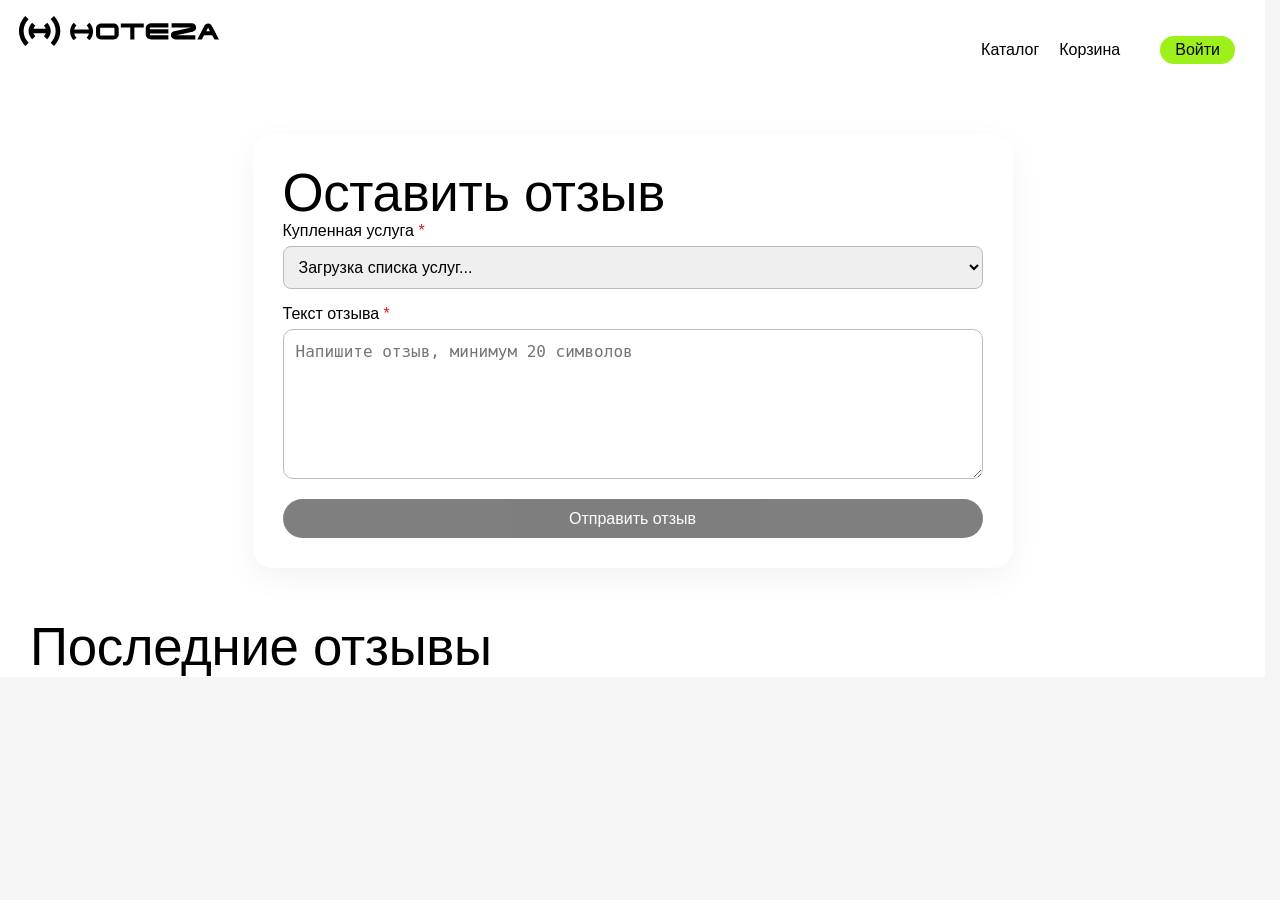
<file: reviews.html>
<!DOCTYPE html>
<html lang="ru">
<head>
    <meta charset="UTF-8">
    <meta name="viewport" content="width=device-width, initial-scale=1.0">
    <title>Отзывы об услугах - HOTELA</title>
    <link rel="stylesheet" href="index3.css">
    <link rel="stylesheet" href="catalog.css">
    <link rel="stylesheet" href="auth.css">
    <link rel="stylesheet" href="reviews.css">
</head>
<body>
    <header class="header">
        <a href="index3.html"><img src="img/Frame.svg" class="logo" alt="Логотип HOTELA"></a>
        <nav class="page-nav">
            <a href="catalog.html">Каталог</a>
            <a href="cart.html">Корзина</a>
            <div id="user-status"></div>
            <a href="auth.html" id="auth-link" class="auth-link">Войти</a>
        </nav>
    </header>

    <main class="container">
        <section class="reviews-form-container fade-in">
            <h1 class="text-h2">Оставить отзыв</h1>
            <form id="review-form" novalidate>
                <div class="form-group">
                    <label for="service-select" class="required-label">Купленная услуга</label>
                    <select id="service-select" class="service-select" required>
                        <option value="">Загрузка списка услуг...</option>
                    </select>
                    <div class="error-msg" data-error-for="service-select"></div>
                </div>
                <div class="form-group">
                    <label for="review-text" class="required-label">Текст отзыва</label>
                    <textarea id="review-text" class="review-textarea" minlength="20" required
                        placeholder="Напишите отзыв, минимум 20 символов"></textarea>
                    <div class="error-msg" data-error-for="review-text"></div>
                </div>
                <div id="review-form-message" class="form-message" role="status"></div>
                <button type="submit" id="send-review-btn" class="btn-connect review-submit" disabled>
                    Отправить отзыв
                </button>
            </form>
        </section>

        <section class="reviews-list-section">
            <h2 class="text-h2">Последние отзывы</h2>
            <div id="reviews-list"></div>
        </section>
    </main>

    <script src="reviews.js"></script>
    <script src="session.js"></script>
</body>
</html>
</file>
<file: index3.css>
html {
    font-size: 16px;
    max-width: 85.125rem;
    margin: 0 auto;
    scrollbar-gutter: stable;
}

body {
    margin: 0;
    padding: 0;
    font-family: 'Roboto', Arial, sans-serif;
    background-color: #f5f5f5;
}

p {
    margin: 0;
    padding: 0;
}

.container {
    position: relative;
    width: 100%;
    padding: 0.6rem 1.875rem 0 1.875rem;
    margin: 0 auto;
    background-color: #FFFFFF;
    box-sizing: border-box;
}

.header {
    position: relative;
    width: 100%;
    margin: 0 auto;
    padding: 1rem 1.875rem 0 1.2rem;
    height: 5.3rem;
    background-color: #FFFFFF;
    z-index: 1000;
    display: flex;
    justify-content: space-between;
    box-sizing: border-box;
}

.logo {
    width: 12.5rem;
    height: 1.875rem;
    object-fit: contain;
}

.btn-connect {
    position: absolute;
    right: 3rem;
    top: 0.75rem;
    width: 12.75rem;
    height: 2.4375rem;
    padding: 0;
    background-color: #000000;
    border: none;
    border-radius: 1.875rem;
    color: #FFFFFF;
    font-size: 1rem;
    font-weight: 500;
    display: inline-flex;
    align-items: center;
    justify-content: center;
    cursor: pointer;
    box-sizing: border-box;
}

.btn-connect:hover {
    background-color: #333333;
}

.core-section {
    width: 100%;
    margin: 1rem auto 0 auto;
    padding-left: 2rem;
    padding-bottom: 0.5rem;
    background-image: url('img/hero-photo.png');
    background-size: cover;
    box-sizing: border-box;
}

.core-section__content {
    display: flex;
    flex-direction: column;
}

.hero-text {
    max-width: 40rem;
    padding-left: 0.8rem;
    text-align: left;
}

.hero-text__title {
    font-size: 4.5rem;
    font-weight: 400;
    line-height: 1.03;
    color: #FFFFFF;
    margin: 0;
}

.qr-code {
    display: flex;
    margin-top: 17.5rem;
    gap: 1.5rem;
}

.qr-code__image {
    width: 6.875rem;
    height: 6.875rem;
}

.qr-code__text {
    color: #FFFFFF;
    display: flex;
    flex-direction: column;
    margin-top: -0.3rem;
}

.qr-code__title {
    font-size: 1.6rem;
}

.qr-code__description {
    font-size: 1.3rem;
    line-height: 1.4;
    margin-top: 0.5rem;
}

.qr-code__smile {
    width: 3rem;
    height: 3rem;
    margin-top: -0.3rem;
    margin-left: -0.3rem;
}

.features-section {
    position: relative;
    width: 100%;
    margin-top: 6rem;
    background-color: #FFFFFF;
}

.features-grid {
    width: 100%;
    display: grid;
    gap: 2.5rem;
    grid-auto-rows: 1fr;
}

.features-grid--2-cols {
    grid-template-columns: repeat(2, 1fr);
}

.features-grid--3-cols {
    grid-template-columns: repeat(3, 1fr);
}

.features-card {
    padding: 3.8rem 2.5rem 4rem 2.5rem;
    background-color: #FFFFFF;
    border: 1px solid #E5E5E5;
    border-radius: 1.25rem;
    text-align: center;
    box-sizing: border-box;
    display: flex;
    flex-direction: column;
    align-items: center;
}

.features-card:hover {
    box-shadow: 0 4px 20px rgba(0, 0, 0, 0.1);
}

.features-card__icon {
    width: 5rem;
    height: 5rem;
    margin: 0 0 1rem 0;
    object-fit: contain;
    display: block;
}

.features-card .features-card__title {
    margin: 0 auto 6.6rem auto;
}




.info-banner {
    margin: 6.2rem 0 5rem 0;
    padding: 0.75rem 0 2.75rem 1.8rem;
    background-color: #9EF01A;
    border-radius: 1.25rem;
    box-sizing: border-box;
}

.info-banner__text {
    max-width: 75rem;
    text-align: left;
}



.phones-header {
    display: grid;
    grid-template-columns: 1fr 1fr;
    align-items: center;
    margin-bottom: 4.9rem;
}

.phones-header__title {
    margin: 0;
    max-width: 38rem;
    text-align: left;
}

.phones-header__title h2 {
    margin: 0;
}

.phones-header__subtitle {
    max-width: 30rem;
    padding: 0 0 0 6.2rem;
    text-align: left;
    margin-top: 0.3rem;
}

.phones-header__subtitle p {
    margin: 0;
}

.phones-grid {
    display: grid;
    grid-template-columns: repeat(2, 1fr);
    gap: 3.6rem 3.875rem;
    width: 100%;
}

.phone-card {
    display: flex;
    flex-direction: column;
    align-items: center;
    text-align: center;
    width: 100%;
    margin: 0;
}

.phone-card__image-wrapper {
    width: 100%;
    max-width: 38.75rem;
    height: 29.0625rem;
    background-color: #F1F1F1;
    border-radius: 1.25rem;
    box-sizing: border-box;
    display: flex;
    justify-content: center;
    align-items: center;
    margin: 0;
}

.phone-card__image {
    width: 17.125rem;
    height: 29.0625rem;
    object-fit: contain;
    display: block;
}

.phone-card .phone-card__title {
    margin: 1.3rem 0 1rem 0;
}

.phone-card__text {
    margin: 0;
    max-width: 37rem;
    text-align: center;
}

.phones-info {
    width: 100%;
    max-width: 50rem;
    margin: 25.2rem auto 12.3rem;
    text-align: center;
}

.phones-info__text {
    margin: 0;
    text-align: center;
    display: block;
}

.content-cards-section {
    background-color: #FFFFFF;
}

.content-cards-grid {
    display: grid;
    grid-template-columns: repeat(2, 1fr);
    gap: 3.5rem 3.875rem;
}

.content-card {
    display: flex;
    flex-direction: column;
    align-items: flex-start;
    text-align: left;
    margin-bottom: 0.1rem;
}

.content-card__image-wrapper {
    width: 100%;
    max-width: 38.75rem;
    height: 31rem;
    background-color: #F1F1F1;
    border-radius: 1rem;
    box-sizing: border-box;
    display: flex;
    justify-content: center;
    align-items: center;
    margin: 0;
    overflow: hidden;
}

.content-card__image {
    width: 100%;
    height: 100%;
    object-fit: cover;
    display: block;
}

.content-card .content-card__title {
    margin: 1.1rem 0 0.9rem 0;
    text-align: left;
    max-width: 37rem;
}

.content-card__text {
    max-width: 38rem;
    text-align: left;
}

.admin-section {
    width: 100%;
    height: 45rem;
    margin-bottom: 4.7rem;
    background-color: #F1F1F1;
    border-radius: 1.25rem;
    box-sizing: border-box;
    display: grid;
    grid-template-columns: 1fr 1fr;
}

.admin-texts {
    grid-column: 1;
    margin: 8.5rem 0 0 1.4rem;
}

.admin-section .admin-texts .admin-title {
    margin: 0;
    max-width: 30rem;
    text-align: center;
}

.admin-section .admin-texts .admin-text {
    margin: 4rem 0 0 0;
    max-width: 30rem;
    line-height: 1.4;
    text-align: center;
}

.admin-image {
    grid-column: 2;
    margin: 4.9rem 0 0 0;
    justify-self: end;
}

.admin-image__photo {
    width: 31.25rem;
    height: 37.75rem;
    display: block;
    object-fit: contain;
}

.phones-showcase {
    width: 100%;
    max-width: 80.875rem;
    margin: 4rem auto 3.4rem 0;
    padding-bottom: 1.75rem;
    position: relative;
}

.phones-showcase__background {
    background-color: #F1F1F1;
    border-radius: 1.25rem;
    padding: 0 2rem 0.625rem;
    height: 43rem;
    display: flex;
    justify-content: center;
    align-items: flex-start;
    gap: 3.5rem;
}

.showcase-phone {
    flex-shrink: 0;
}

.showcase-phone--left,
.showcase-phone--right {
    margin-top: 4.6rem;
}

.showcase-phone--center {
    margin-top: 0;
}

.showcase-phone__image {
    width: 21.875rem;
    height: 42.375rem;
    display: block;
    object-fit: contain;
}

.brands-section {
    width: 100%;
    margin-top: 6.8rem;
    margin-bottom: 6.4rem;
    background-color: #FFFFFF;
    align-items: center;
}

.brands-row {
    display: grid;
    grid-template-columns: repeat(5, 1fr);
    align-items: center;
    justify-items: center;
    margin-left: 0.5rem;
    margin-right: 0.5rem;
}

.brands-row--first {
    margin-bottom: 3.5rem;
}

.brand-item {
    display: flex;
    justify-content: center;
    align-items: center;
}

.brand-item__logo {
    height: 6.3rem;
    object-fit: contain;
}

.pricing-section {
    display: flex;
    justify-content: space-between;
    align-items: center;
    padding: 0 1.3rem;
    margin: -1.4rem 0 -3.2rem 0;
    box-sizing: border-box;
    width: 100%;
}

.toggle-list {
    display: flex;
    list-style: none;
    padding: 0;
    margin: 0;
    gap: 2.4rem;
    align-items: center;
}

.toggle-item {
    display: flex;
    flex-direction: column;
    position: relative;
    justify-content: center;
}

.pricing-info {
    max-width: 28rem;
    margin-top: 0.2rem;
    display: flex;
    align-items: center;
}

.active-underline {
    position: absolute;
    bottom: -24px;
    left: 0;
    border: none;
    border-bottom: 2px solid #000;
    margin: 0 -1.2rem;
    width: 130%;
}

.tariffs-section {
    margin-top: 6rem;
    margin-bottom: 5rem;
    width: 100%;
}

.tariffs-grid {
    margin-left: -1.375rem;
    margin-right: -1.375rem;
    display: grid;
    grid-template-columns: repeat(3, 1fr);
    gap: 0.5rem;
    box-sizing: border-box;
}

.tariff-card {
    border-radius: 1.25rem;
    display: flex;
    flex-direction: column;
    width: 100%;
    margin: 0;
}

.tariff-card:hover {
    transform: translateY(-4px);
    box-shadow: 0 8px 30px rgba(0, 0, 0, 0.12);
}

.tariff-card--basic {
    border: 1px solid #F1F1F1;
    background: #FFFFFF;
}

.tariff-card--pro {
    border: 1px solid #F1F1F1;
    background: #F1F1F1;
}

.tariff-card--addons {
    border: 1px solid #F1F1F1;
    background: #000000;
}

.tariff-card__header {
    min-height: 11rem;
    border-bottom: 1px solid rgba(0, 0, 0, 0.1);
}

.tariff-card__header--inverse {
    border-bottom-color: rgba(255, 255, 255, 0.2);
}

.tariff-card__title {
    padding: 0.9rem 0 0 1.8rem;
    font-size: 2.2rem;
    font-weight: 400;
    line-height: 1.3;
    color: #000000;
    margin: 0;
}

.tariff-card__title--inverse {
    color: #707378;
    display: flex;
    justify-content: space-between;
    align-items: center;
    padding: 0.2rem 1.2rem 0 2rem;
}

.tariff-card--addons .tariff-card__title--inverse {
    color: #9EF01A !important;
}

.tariff-card__subtitle {
    padding: 1.5rem 0 0 1.9rem;
    margin: 0;
    font-size: 1.32rem;
    font-weight: 400;
    line-height: 1.4;
    letter-spacing: -0.005em;
    max-width: 23rem;
}

.tariff-card__subtitle--inverse {
    color: #808080;
    margin: -1.5rem 0 0 0;
}

.tariff-card__accent {
    margin: 2rem 0 0 0;
    padding: 0 0 0 2rem;
    letter-spacing: 0.07rem;
    font-size: 1.1rem;
    font-weight: 500;
    line-height: 1.4;
    color: #000000;
}

.tariff-card--basic .tariff-card__list {
    padding: 0.9rem 0 0 2.6rem;
    list-style: none;
    height: 32rem;
}

.tariff-card--pro .tariff-card__list {
    padding: 0 0 0 4rem;
    list-style: none;
}

.tariff-card--addons .tariff-card__list {
    padding: 0.9rem 0 0 2.7rem;
    list-style: none;
    color: #808080;
}

.tariff-card--basic .tariff-card__item {
    padding: 0 0 0.35rem 1.4rem;
    max-width: 17rem;
    font-size: 1.32rem;
    font-weight: 400;
    line-height: 1.4;
    color: #808080;
}

.tariff-card--pro .tariff-card__item {
    font-size: 1.25rem;
    font-weight: 400;
    line-height: 1.4;
    min-width: 23rem;
    padding: 0 0 0.4rem 0;
}

.tariff-card--addons .tariff-card__item {
    padding: 0 0 0.3rem 1.6rem;
    font-size: 1.25rem;
    font-weight: 400;
    line-height: 1.5;
    color: #808080;
    max-width: 22rem;
}

.tariff-card__footer {
    padding: 0 0 3rem 1.8rem;
    margin-top: auto;
    display: flex;
    flex-direction: row;
    align-items: flex-start;
    gap: 1.9rem;
}

.tariff-card__price-large {
    display: flex;
}

.tariff-card__price-info {
    display: flex;
    flex-direction: column;
    justify-content: flex-start;
    align-items: flex-start;
    padding-top: 2.4rem;
    gap: 0.5rem;
}

.tariff-card__icon {
    margin-top: 0.8rem;
    margin-right: -0.6rem;
}

.reviews-section {
    width: 100%;
    margin-bottom: 2rem;
}

.reviews-section__header {
    position: relative;
    display: flex;
    justify-content: space-between;
    align-items: flex-start;
}

.reviews-section__title {
    margin: 0;
}

.reviews-section__arrows {
    bottom: 0;
    right: 0;
    display: flex;
    padding: 1.8rem 2.3rem 0 0;
    gap: 4.6rem;
}

.reviews-section__arrow {
    display: inline-block;
    cursor: pointer;
}

.review-card {
    display: flex;
    gap: 3.1rem;
    align-items: flex-start;
    margin-bottom: 3.8rem;
}

.review-card__photo {
    margin: 0;
    padding-top: 1rem;
}

.review-card__image {
    width: 25.5rem;
    height: 29.6rem;
    object-fit: cover;
    border-radius: 1rem;
}

.review-card__content {
    display: flex;
    flex-direction: column;
    gap: 1.5rem;
}

.review-card__text.text-banner {
    max-width: 50rem;
    margin-bottom: 1.4rem;
}

.review-card__author {
    display: flex;
    flex-direction: column;
    gap: 0.5rem;
}

.review-card__name {
    font-size: 1.4rem;
    font-weight: 500;
    line-height: 1.2;
    color: #000000;
    margin: 0;
}

.review-card__position.text-body-gray-30 {
    font-size: 1.2rem;
    line-height: 1.4;
    margin: 0;
}

.reviews-grid-section {
    width: 100%;
    margin: 0 0 5.3rem 0;
}

.reviews-column {
    display: flex;
    flex-direction: column;
    gap: 1.8rem;
    width: 404px;
}

.review-block {
    background-color: #F5F5F5;
    border-radius: 1.25rem;
    padding: 1.9rem 0 0 1.9rem;
    box-sizing: border-box;
}

.review-block__header {
    display: flex;
    margin-bottom: 0.9rem;
    gap: 0.7rem;
}

.review-block__photo {
    margin: 0;
}

.review-block__image {
    object-fit: cover;
}

.review-block__info {
    display: flex;
    flex-direction: column;
    align-items: flex-start;
    text-align: left;
    gap: 0.6rem;
}

.review-block__name {
    font-size: 1.2rem;
    font-weight: 500;
    line-height: 1.3;
    color: #000000;
    margin: 0;
}

.review-block__source {
    height: 1.18rem;
    object-fit: contain;
}

.review-block__text.text-body-30 {
    margin: 0;
    max-width: 21.4rem;
    line-height: 1.45;
}

.review-block--emilly { height: 290px; }
.review-block--margaret { height: 350px; }
.review-block--thomas { height: 230px; }
.review-block--christopher { height: 290px; }
.review-block--clare { height: 290px; }
.review-block--benedict { height: 380px; }

/* Десктоп сетка для reviews-track2 */
@media (min-width: 769px) {
    .reviews-grid-section {
        display: block;
    }

    #reviews-track2 {
        display: flex;
        flex-wrap: wrap;
        gap: 1.8rem 2rem;
        overflow: visible;
    }

    #reviews-track2 .review-block {
        flex: 0 0 calc(33.333% - 1.4rem);
        scroll-snap-align: none;
        width: 100%;
    }

    #reviews2-prev,
    #reviews2-next {
        display: none;
    }
}

.faq-header {
    display: grid;
    grid-template-columns: 1fr 2fr;
    margin-bottom: 2.2rem;
}

.faq-header__title {
    margin: 0;
    max-width: 10rem;
    text-align: left;
}

.faq-header__title h2 {
    margin: 0;
    line-height: 1.1;
}

.faq-header__questions {
    margin-top: -2.2rem;
    padding: 0;
    display: flex;
    flex-direction: column;
}

.faq-question {
    display: flex;
    justify-content: space-between;
    align-items: flex-start;
    padding: 2.8rem 0 0 0;
    border-bottom: 1px solid #E5E5E5;
}

.faq-question:hover {
    opacity: 0.7;
}

.faq-question:last-child {
    border-bottom: none;
}

.faq-question__arrow {
    padding: 1rem 1.8rem 0 0;
}

.faq-question__text {
    margin-bottom: 2rem;
    line-height: 1.4;
}

.footer-cta {
    width: 100%;
    background-color: #9EF01A;
    border-radius: 2rem;
    padding: 0 0 6.2rem 0;
    box-sizing: border-box;
    margin-top: 5.5rem;
}

.footer-cta__content {
    display: flex;
    flex-direction: column;
    align-items: center;
    text-align: center;
}

.footer-cta__icon {
    margin-top: 5rem;
    margin-bottom: 0.6rem;
}

.footer-cta__title {
    font-size: 4.5rem;
    font-weight: 400;
    line-height: 1.05;
    margin: 0 0 3.7rem 0;
    text-align: center;
}

.footer-cta__description.text-body-gray-30 {
    max-width: 45rem;
    margin-bottom: 2.7rem;
    text-align: center;
}

.footer-cta__button {
    padding: 1.2rem 4.7rem;
    background-color: #000000;
    color: #FFFFFF;
    border-radius: 2rem;
    font-size: 1.4rem;
    font-weight: 500;
}

.site-footer__copyright {
    font-size: 1rem;
    font-weight: 400;
    line-height: 1.4;
    color: #808080;
    margin-top: 3.3rem;
    text-align: center;
}

.text-h2 {
    font-size: 3.3rem;
    font-weight: 400;
    line-height: 1.1;
    letter-spacing: -0.02rem;
    color: #000000;
    margin: 0;
}

.text-banner {
    font-size: 2.875rem;
    font-weight: 400;
    line-height: 51px;
    color: #000000;
    margin: 0;
}

.text-body-41 {
    font-size: 2.2rem;
    font-weight: 400;
    line-height: 1.3;
    color: #000000;
    letter-spacing: 0.02rem;
    margin: 0;
}

.text-body-34 {
    font-size: 1.6rem;
    font-weight: 400;
    line-height: 1.3;
    color: #000000;
    letter-spacing: 0.01rem;
    margin: 0;
}

.text-body-30 {
    font-size: 1.3rem;
    font-weight: 400;
    line-height: 1.4;
    color: #000000;
    letter-spacing: 0.01rem;
    margin: 0;
}

.text-body-gray-30 {
    font-size: 1.32rem;
    font-weight: 400;
    line-height: 1.4;
    color: #808080;
    margin: 0;
}

.text-body-27 {
    font-size: 1.7rem;
    font-weight: 400;
    line-height: 1.3;
    margin: 0;
}

.text-body-27--gray {
    font-size: 1.71875rem;
    font-weight: 400;
    line-height: 1.3;
    color: #808080;
    margin: 0;
}

.text-pricing-nav {
    font-size: 1.5rem;
    font-weight: 500;
    line-height: 1.2;
    color: #000;
    cursor: pointer;
    white-space: nowrap;
}

.text-pricing-descr {
    font-size: 1.5rem;
    max-width: 30rem;
    line-height: 1.3;
    color: #000;
    text-align: right;
    margin: 0;
}

.tariff-card__price.text-price-large {
    font-size: 4.5rem;
    font-weight: 400;
    line-height: 1;
    color: #000000;
}

.tariff-card__price-old.text-price-old {
    font-size: 1.35rem;
    font-weight: 400;
    line-height: 1;
    color: #FF6B6B;
}

.tariff-card__price.text-price-large-inverse {
    font-size: 2.8rem;
    font-weight: 400;
    line-height: 1;
    color: #FFFFFF;
}

.tariff-card__period.text-body-gray-30 {
    font-size: 1.2rem;
    font-weight: 400;
    line-height: 1;
    color: #808080;
}

.tariff-card--addons .tariff-card__period {
    color: rgba(255, 255, 255, 0.8);
}
</file>
<file: catalog.css>
.catalog-intro {
    text-align: center;
    margin: 4rem 0 3rem;
}

.catalog-grid {
    display: grid;
    grid-template-columns: repeat(auto-fill, minmax(min(100%, 350px), 1fr));
    gap: 2.5rem;
    padding: 1rem 0;
}

.service-card {
    background: #fff;
    border-radius: 1.25rem;
    border: 1px solid #F1F1F1;
    overflow: hidden;
    display: flex;
    flex-direction: column;
    transition: all 0.3s ease;
}

.service-card:hover {
    box-shadow: 0 15px 30px rgba(0,0,0,0.08);
    transform: translateY(-5px);
}

.service-card__image-container {
    position: relative;
    height: 220px;
    overflow: hidden;
}

.service-card__image {
    width: 100%;
    height: 100%;
    object-fit: cover;
    transition: transform 0.5s ease;
}

.service-card:hover .service-card__image {
    transform: scale(1.1);
}

.service-card__badge {
    position: absolute;
    top: 1rem;
    left: 1rem;
    background: #9EF01A;
    padding: 0.4rem 1rem;
    border-radius: 2rem;
    font-size: 0.8rem;
    font-weight: 500;
}

.service-card__content {
    padding: 1.5rem;
    display: flex;
    flex-direction: column;
    flex-grow: 1;
}

.service-card__title {
    margin-bottom: 0.8rem;
}

.service-card__description {
    margin-bottom: 2rem;
    line-height: 1.5;
    flex-grow: 1;
}

.service-card__footer {
    display: flex;
    justify-content: space-between;
    align-items: center;
    padding-top: 1.2rem;
    border-top: 1px solid #F1F1F1;
}

.service-card__meta {
    display: flex;
    flex-wrap: wrap;
    gap: 0.5rem 1rem;
    color: #747474;
    font-size: 0.9rem;
    margin-bottom: 1rem;
}

@media (max-width: 480px) {
    .catalog-grid {
        grid-template-columns: 1fr;
        padding: 1rem;
    }
    .service-card__image-container {
        height: 180px;
    }
}





.filter-panel {
    margin: 2rem auto;
    text-align: center;
}

.filter-buttons {
    display: flex;
    flex-wrap: wrap;
    gap: 10px;
    justify-content: center;
}

.filter-buttons button {
    padding: 0.8rem 1.2rem;
    background-color: #F1F1F1;
    border: 1px solid #E5E5E5;
    border-radius: 2rem;
    cursor: pointer;
    font-size: 0.9rem;
    transition: all 0.3s ease;
}

.filter-buttons button:hover {
    background-color: #9EF01A;
    border-color: #9EF01A;
    transform: translateY(-2px);
}

.total-sum-banner {
    background: #000;
    color: #9EF01A;
    padding: 1rem;
    border-radius: 1rem;
    margin-bottom: 2rem;
    font-size: 1.2rem;
}

.filter-buttons button.active {
    background-color: #000;
    color: #9EF01A;
    border-color: #000;
    transform: scale(1.05);
}

.catalog-controls {
    margin-top: 2rem;
    display: flex;
    flex-direction: column;
    gap: 1.5rem;
}

#search-input {
    width: 100%;
    padding: 1.2rem 1.5rem;
    border-radius: 1.5rem;
    border: 1px solid #E5E5E5;
    font-size: 1.1rem;
    outline: none;
    transition: border-color 0.3s;
}

#search-input:focus {
    border-color: #9EF01A;
}

.filters-row {
    display: flex;
    flex-wrap: wrap;
    gap: 1rem;
    align-items: center;
}

#sort-select {
    padding: 0.8rem 1.2rem;
    border-radius: 1rem;
    border: 1px solid #E5E5E5;
    background: #fff;
    cursor: pointer;
}

.category-list {
    display: flex;
    gap: 0.5rem;
    flex-wrap: wrap;
}

.cat-btn {
    padding: 0.6rem 1.2rem;
    border-radius: 2rem;
    border: 1px solid #F1F1F1;
    background: #F1F1F1;
    cursor: pointer;
    transition: all 0.2s;
}

.cat-btn.active {
    background: #9EF01A;
    border-color: #9EF01A;
}

.no-results {
    grid-column: 1 / -1;
    text-align: center;
    padding: 5rem 0;
}

.array-methods {
    margin: 2rem auto;
    padding: 1.5rem;
    background: #fff;
    border: 1px solid #f1f1f1;
    border-radius: 1.5rem;
    box-shadow: 0 12px 28px rgba(0, 0, 0, 0.04);
}

.array-methods__header {
    display: flex;
    align-items: flex-start;
    justify-content: space-between;
    gap: 1rem;
    margin-bottom: 1.2rem;
}

.array-methods__header h2,
.array-methods__header p {
    margin: 0;
}

.array-methods__buttons {
    display: flex;
    flex-wrap: wrap;
    gap: 0.7rem;
}

.method-btn,
.method-reset {
    padding: 0.65rem 1rem;
    border-radius: 999px;
    border: 1px solid #e5e5e5;
    background: #f7f7f7;
    cursor: pointer;
    font-weight: 600;
    transition: all 0.2s ease;
}

.method-btn:hover,
.method-reset:hover,
.method-btn.active {
    background: #9EF01A;
    border-color: #9EF01A;
    transform: translateY(-2px);
}

.method-result {
    min-height: 1.4rem;
    margin: 1rem 0 0;
    color: #555;
}

.pagination button:disabled {
    opacity: 0.45;
    cursor: not-allowed;
}

.no-results img {
    width: 100px;
    margin-bottom: 1rem;
    opacity: 0.5;
}

.page-nav {
    display: flex;
    gap: 20px;
    align-items: center;
    flex-wrap: wrap;
}

.page-nav a {
    color: #000;
    text-decoration: none;
}

.auth-link {
    padding: 5px 15px;
    background: #9ef01a;
    border-radius: 20px;
    font-weight: 500;
}

.visually-hidden {
    position: absolute;
    width: 1px;
    height: 1px;
    padding: 0;
    margin: -1px;
    overflow: hidden;
    clip: rect(0, 0, 0, 0);
    white-space: nowrap;
    border: 0;
}

@media (max-width: 800px) {
    .header {
        gap: 12px;
        flex-wrap: wrap;
        padding-left: 16px;
        padding-right: 16px;
    }

    .header > div,
    .header nav,
    .page-nav {
        max-width: 100%;
        gap: 10px !important;
        margin-right: 0 !important;
        flex-wrap: wrap;
    }

    .container {
        max-width: 100%;
        box-sizing: border-box;
    }

    .catalog-controls,
    .filter-range {
        max-width: 100%;
    }

    .filter-range,
    #user-status {
        flex-wrap: wrap;
    }

    .array-methods__header {
        flex-direction: column;
    }
}
</file>
<file: auth.css>
.auth-container {
    max-width: 540px;
    margin: 50px auto;
    padding: 24px;
    background: #fff;
    border-radius: 20px;
    box-shadow: 0 10px 30px rgba(0, 0, 0, 0.1);
}

.auth-tabs {
    display: flex;
    gap: 12px;
    margin-bottom: 20px;
}

.form-group {
    margin-bottom: 16px;
}

.form-group label {
    display: block;
    margin-bottom: 6px;
    font-weight: 500;
}

.required-label::after,
.required-note span {
    content: " *";
    color: #d32020;
}

.required-note {
    color: #666;
    font-size: 0.9rem;
}

.form-group input,
.form-group select {
    width: 100%;
    padding: 11px;
    border: 1px solid #bbb;
    border-radius: 8px;
    box-sizing: border-box;
}

.form-group input.invalid {
    border-color: #d32020;
    outline-color: #d32020;
}

.error-msg,
.form-error {
    display: none;
    color: #d32020;
    font-size: 0.85rem;
    margin-top: 5px;
}

.nickname-box {
    display: flex;
    gap: 8px;
}

.nickname-box .cat-btn {
    flex: 0 0 auto;
}

#nicknameHint {
    display: block;
    margin-top: 5px;
    color: #666;
}

.agreement-box {
    height: 110px;
    overflow-y: auto;
    padding: 12px;
    margin: 18px 0 10px;
    border: 1px solid #ddd;
    border-radius: 8px;
    background: #fafafa;
}

.agreement-box h2 {
    margin-top: 0;
    font-size: 1rem;
}

.agreement-check {
    display: flex;
    gap: 8px;
    align-items: flex-start;
    margin-bottom: 18px;
}

.btn-reg {
    width: 100%;
    padding: 12px;
    background: #9ef01a;
    border: none;
    border-radius: 30px;
    cursor: pointer;
    font-weight: 600;
    opacity: 0.5;
}

.btn-reg:disabled {
    cursor: not-allowed;
}

.btn-reg.active {
    opacity: 1;
}

[hidden] {
    display: none !important;
}

@media (max-width: 600px) {
    .auth-container {
        margin: 20px 12px;
        padding: 18px;
    }

    .nickname-box {
        flex-direction: column;
    }
}
</file>
<file: animation.css>
﻿.real-arrow {
    position: absolute;
    background-size: contain;
    background-repeat: no-repeat;
    background-color: transparent;
    border: none;
    z-index: 100;
    cursor: pointer;
}

.real-arrow-left 
{ 
    background-image: url('img/pointer-left.png'); 
}

.real-arrow-right 
{ 
    background-image: url('img/pointer-right.png'); 
}

@media (max-width: 480px) {

    #btn-prev, #btn-next {
        width: 1.3rem; 
        height: 1.3rem;
        top: 3.5rem;
    }
    #btn-prev 
    { 
        left: calc(50% - 9.25rem); 
    }
    #btn-next 
    { 
        right: calc(50% - 9.25rem); 
    }

    #reviews2-prev, #reviews2-next {
        width: 1.3rem;
        height: 1.3rem;
        top: 50%;
        transform: translateY(-50%);
    }
    #reviews2-prev { left: -1.5rem; }
    #reviews2-next { right: -1.5rem; }
}

@media (min-width: 481px) and (max-width: 768px) {
    #btn-prev, #btn-next {
        width: 2.5rem;
        height: 2.5rem;
        top: 2rem;
    }
    #btn-prev 
    {
        left: 2.6rem; 
    }
    #btn-next 
    { 
        right: 2.4rem; 
    }

    #reviews-prev, #reviews-next {
        width: 2.5rem; 
        height: 2.5rem;
        top: 40%;
    }

    #reviews-prev 
    { 
        left: 0; 
    }
    
    #reviews-next 
    { 
        right: 0; 
    }
}

@media (min-width: 769px) {
    #btn-prev, #btn-next 
    { 
        display: none; 
    }
}

@media (max-width: 480px) {
    #tariffs-prev, #tariffs-next {
        width: 1.3rem;
        height: 1.3rem;
        top: -1.6rem;
    }
    #tariffs-prev 
    { 
        left: calc(50% - 9.1rem); 
    }
    #tariffs-next 
    { 
        right: calc(50% - 9.5rem); 
    }

    #content-prev, #content-next {
        width: 1.3rem; 
        height: 1.3rem;
        top: 2.35rem;
    }
    #content-prev 
    { 
        left: calc(50% - 9.1rem); 
    }
    #content-next 
    { 
        right: calc(50% - 9.4rem);
    }
}

@media (min-width: 481px) and (max-width: 1024px) {
    #tariffs-prev, #tariffs-next {
        width: 2.5rem; 
        height: 2.5rem;
        top: -3rem;
    }
    #tariffs-prev 
    { 
        left: 2.5rem; 
    }

    #tariffs-next
    { 
        right: 2.5rem; 
    }

    #content-prev, #content-next {
        width: 2.5rem; 
        height: 2.5rem;
        top: 1.8rem;
    }
    #content-prev 
    { 
        left: 2.6rem; 
    }
    #content-next 
    {
        right: 2.4rem; 
    }

    #reviews2-prev, #reviews2-next {
        width: 2.5rem;
        height: 2.5rem;
        top: 50%;
        transform: translateY(-50%);
    }
    #reviews2-prev 
    { 
        left: -3rem; 
    }
    #reviews2-next
     { 
        right: -3rem; 
    }

}

@media (min-width: 1025px) {
    #tariffs-prev, #tariffs-next { 
        display: none; 
    }

    #reviews2-prev, #reviews2-next {
        display: none;
    }

    #reviews-prev, #reviews-next { 
        display: block;
        width: 2.5rem; 
        height: 2.5rem;
        top: -5rem;
    }

    #reviews-prev { 
        right: 7.1rem; 
        left: auto;
    }

    #reviews-next { 
        right: 0; 
        left: auto; 
    }
}

.phones-grid, .tariffs-grid {
    scrollbar-width: none;
    scroll-behavior: smooth;
}
.phones-grid::-webkit-scrollbar, .tariffs-grid::-webkit-scrollbar, .reviews-track::-webkit-scrollbar {
    display: none;
}

.burger-menu {
    position: static;
    display: flex;
    flex-direction: column;
    justify-content: space-between;
    width: 1.5rem;
    height: 1rem;
    background: none;
    border: none;
    padding: 0;
    cursor: pointer;
    z-index: 2001;
}
 
.burger-menu span {
    display: block;
    width: 100%;
    height: 2px;
    background-color: #000;
    transition: 0.3s;
}
 
.burger-menu.is-active span:nth-child(1) {
    transform: rotate(45deg) translate(8px, 8px);
}
 
.burger-menu.is-active span:nth-child(2) {
    opacity: 0;
}
 
.burger-menu.is-active span:nth-child(3) {
    transform: rotate(-45deg) translate(7px, -7px);
}
 
.side-menu {
    position: fixed;
    top: 0;
    right: 0;
    width: 20%;
    height: 100%;
    background: #fff;
    z-index: 2000;
    padding: 3rem 1.5rem; 
    box-sizing: border-box;   
    transform: translateX(100%);
    transition: transform 0.4s ease;
    box-shadow: -5px 0 15px rgba(0,0,0,0.1);
}
 
.side-menu.is-open {
    transform: translateX(0);
}
 
.overlay {
    position: fixed;
    top: 0;
    left: 0;
    width: 100vw;
    height: 100vh;
    background: rgba(0, 0, 0, 0.4);
    z-index: 1999; 
    opacity: 0;
    visibility: hidden;    
    transition: opacity 0.3s ease, visibility 0.3s ease;
}
 
.overlay.is-active {
    opacity: 1;
    visibility: visible;
}
 
.side-menu__nav {
    display: flex;
    flex-direction: column; 
    gap: 1.5rem;             
    align-items: flex-start; 
    padding: 0;
    margin: 0;
}
 
.side-menu__nav a {
    text-decoration: none; 
    color: #000000;          
    font-size: 1.4rem;       
    font-weight: 500;
    transition: opacity 0.2s;
}
 
.side-menu__nav a:hover {
    opacity: 0.6;
}
 
.side-menu__nav hr {
    width: 100%;
    border: none;
    border-top: 1px solid #E5E5E5;
    margin: 0.5rem 0;
}
 
.side-menu__text {
    font-size: 1rem;
    color: #000000;
    cursor: pointer;
    font-weight: 500;
}

@keyframes fadeIn {
    from {
        opacity: 0;
    }
    to {
        opacity: 1;
    }
}
 
@keyframes fadeIn {
    from {
         opacity: 0; 
    }
    to { 
        opacity: 1;
    }
}
.fade-in
{ 
    animation: fadeIn 0.8s ease-out forwards; 
}

@keyframes popIn {
    0% { 
        transform: scale(0);
    }
    70% { 
        transform: scale(1.1); 
    }
    100% { 
        transform: scale(1); 
    }
}
.pop-in 
{ 
    animation: popIn 0.5s cubic-bezier(0.25, 0.46, 0.45, 0.94) forwards; 
}

@keyframes flipX {
    0% { transform: perspective(400px) rotateX(90deg); opacity: 0; 
    }
    100% { transform: perspective(400px) rotateX(0deg); opacity: 1; 
    }
}
.flip-x 
{ 
    animation: flipX 0.7s ease-out forwards;
}

@keyframes reveal {
    0% { 
        clip-path: inset(0 100% 0 0); 
    }
    100% { 
        clip-path: inset(0 0 0 0);
    }
}
.reveal 
{
    animation: reveal 0.8s cubic-bezier(0.77, 0, 0.175, 1) forwards; 
}

@keyframes jelly {
    0%, 100% {
        transform: scale(1, 1); 
    }
    25% { 
        transform: scale(1.2, 0.8);
     }
    50% {
         transform: scale(0.8, 1.2);
     }
    75% { 
        transform: scale(1.1, 0.9); 
    }
}
.jelly 
{ 
    animation: jelly 0.6s both; 
}

@keyframes trackingIn {
    0% {
        letter-spacing: -0.5em; opacity: 0; 
    }
    100% { 
        letter-spacing: normal; opacity: 1; 
    }
}
.tracking-in {
    animation: trackingIn 0.7s cubic-bezier(0.215, 0.610, 0.355, 1.000) both;
}

@keyframes glitch {
    0% { 
        transform: translate(0); }
    20% {
         transform: translate(-3px, 2px); 
    }
    40% { 
        transform: translate(-3px, -2px); 
    }
    60% { 
        transform: translate(3px, 2px);
     }
    80% { 
        transform: translate(3px, -2px); 
    }
    100% { 
        transform: translate(0); 
    }
}
.glitch 
{ 
    animation: glitch 0.3s linear infinite;
}

@keyframes focusIn {
    0% { 
        filter: blur(12px); opacity: 0; 
    }
    100% { 
        filter: blur(0); opacity: 1; 
    }
}
.focus-in 
{
    animation: focusIn 0.8s cubic-bezier(0.55, 0.085, 0.68, 0.53) both; 
}

@keyframes hueShift {
    0% { 
        filter: hue-rotate(0deg);
    }
    100% {
         filter: hue-rotate(360deg); 
    }
}
.hue-shift 
{ 
    animation: hueShift 4s linear infinite; 
}

@keyframes swing {
    0% { 
        transform: rotate(0deg);
     }
    20% { 
        transform: rotate(15deg); 
    }
    40% { 
        transform: rotate(-10deg); 
    }
    60% { 
        transform: rotate(5deg); 
    }
    80% { 
        transform: rotate(-5deg); 
    }
    100% {
         transform: rotate(0deg); 
    }
}
.swing 
{ 
    transform-origin: top center; animation: swing 1s ease-in-out both; 
}

@keyframes shimmer {
    0% { 
        background-position: -200% 0; 
    }
    100% { 
        background-position: 200% 0; 
    }
}
.shimmer {
    background: linear-gradient(90deg, rgba(255,255,255,0) 0%, rgba(255,255,255,0.6) 50%, rgba(255,255,255,0) 100%);
    background-size: 200% 100%;
    animation: shimmer 2s infinite;
}

@keyframes spiralIn {
    0% { 
        transform: rotate(-720deg) scale(0); opacity: 0;
    }
    100% { 
        transform: rotate(0) scale(1); opacity: 1; 
    }
}
.spiral-in 
{ 
    animation: spiralIn 0.8s ease-out forwards; 
}

@keyframes neonGlow {
    0%, 100% {
         box-shadow: 0 0 5px #9EF01A, 0 0 10px #9EF01A;
    }
    50% {
         box-shadow: 0 0 20px #9EF01A, 0 0 40px #9EF01A; 
    }
}
.neon-glow
{ 
    animation: neonGlow 1.5s ease-in-out infinite; 
}

@keyframes float {
    0%, 100% {
         transform: translateY(0) rotate(0);
    }
    33% { 
        transform: translateY(-10px) rotate(2deg); 
    }
    66% { 
        transform: translateY(5px) rotate(-2deg);
    }
}
.float 
{ 
    animation: float 4s ease-in-out infinite; 
}

@keyframes typing {
    from {
         width: 0;
    }
    to {
         width: 100%; 
    }
}

.typing {
    overflow: hidden;
    white-space: nowrap;
    border-right: 2px solid #000000;
    animation: typing 1s steps(30, end) forwards;
}
 
.phones-grid, .tariffs-grid, .reviews-columns, .reviews-track {
    scrollbar-width: none;
    scroll-behavior: smooth;
}

/* Interactive elements and Lab 9 effects */
.interactive-preloader {
    position: fixed;
    inset: 0;
    z-index: 5000;
    display: grid;
    place-items: center;
    background: #0d0d0d;
    color: #fff;
    transition: opacity 0.45s ease, visibility 0.45s ease;
}

.interactive-preloader.is-hidden {
    opacity: 0;
    visibility: hidden;
}

.interactive-preloader__box {
    display: grid;
    gap: 1rem;
    justify-items: center;
}

.interactive-preloader__logo {
    width: 80px;
    height: 80px;
    border: 4px solid rgba(158, 240, 26, 0.25);
    border-top-color: #9EF01A;
    border-radius: 50%;
    animation: interactiveSpin 0.9s linear infinite;
}

.interactive-preloader__text {
    font-weight: 600;
    letter-spacing: 0.12em;
    text-transform: uppercase;
}

@keyframes interactiveSpin {
    to {
        transform: rotate(360deg);
    }
}

.interactive-toast-stack {
    position: fixed;
    right: 1.25rem;
    bottom: 1.25rem;
    z-index: 4500;
    display: grid;
    gap: 0.75rem;
    max-width: min(360px, calc(100vw - 2rem));
}

.interactive-toast {
    padding: 1rem 1.2rem;
    border-radius: 1rem;
    background: #101010;
    color: #fff;
    box-shadow: 0 18px 42px rgba(0, 0, 0, 0.24);
    transform: translateY(12px);
    opacity: 0;
    transition: opacity 0.25s ease, transform 0.25s ease;
}

.interactive-toast.is-visible {
    opacity: 1;
    transform: translateY(0);
}

.interactive-toast--success {
    border-left: 5px solid #9EF01A;
}

.interactive-toast--error {
    border-left: 5px solid #d63a3a;
}

.interactive-toast--info {
    border-left: 5px solid #62a8ff;
}

.interactive-modal {
    position: fixed;
    inset: 0;
    z-index: 4300;
    display: grid;
    place-items: center;
    padding: 1.25rem;
    background: rgba(0, 0, 0, 0.55);
    opacity: 0;
    visibility: hidden;
    transition: opacity 0.25s ease, visibility 0.25s ease;
}

.interactive-modal.is-open {
    opacity: 1;
    visibility: visible;
}

.interactive-modal__dialog {
    width: min(720px, 100%);
    max-height: min(86vh, 760px);
    overflow: auto;
    background: #fff;
    border-radius: 1.5rem;
    padding: 1.5rem;
    box-shadow: 0 28px 80px rgba(0, 0, 0, 0.35);
    transform: translateY(18px) scale(0.98);
    transition: transform 0.25s ease;
}

.interactive-modal.is-open .interactive-modal__dialog {
    transform: translateY(0) scale(1);
}

.interactive-modal__header {
    display: flex;
    align-items: flex-start;
    justify-content: space-between;
    gap: 1rem;
    margin-bottom: 1rem;
}

.interactive-modal__title {
    margin: 0;
    font-size: clamp(1.5rem, 4vw, 2.5rem);
}

.interactive-modal__close {
    width: 42px;
    height: 42px;
    border: 0;
    border-radius: 50%;
    background: #f1f1f1;
    cursor: pointer;
    font-size: 1.4rem;
}

.interactive-modal__actions {
    display: flex;
    justify-content: flex-end;
    flex-wrap: wrap;
    gap: 0.8rem;
    margin-top: 1.4rem;
}

.interactive-detail {
    display: grid;
    grid-template-columns: minmax(0, 280px) minmax(0, 1fr);
    gap: 1.25rem;
}

.interactive-detail img {
    width: 100%;
    height: 260px;
    object-fit: cover;
    border-radius: 1rem;
}

.interactive-detail__meta {
    display: flex;
    flex-wrap: wrap;
    gap: 0.55rem;
    margin: 1rem 0;
}

.interactive-pill {
    display: inline-flex;
    align-items: center;
    padding: 0.4rem 0.8rem;
    border-radius: 999px;
    background: #f1f1f1;
    font-size: 0.9rem;
}

.interactive-counter {
    display: inline-grid;
    place-items: center;
    min-width: 1.6rem;
    height: 1.6rem;
    padding: 0 0.45rem;
    margin-left: 0.35rem;
    border-radius: 999px;
    background: #9EF01A;
    color: #000;
    font-weight: 700;
    font-size: 0.85rem;
}

.interactive-counter.is-pulsing {
    animation: interactivePulse 0.35s ease;
}

@keyframes interactivePulse {
    50% {
        transform: scale(1.22);
    }
}

.interactive-stats {
    display: grid;
    grid-template-columns: repeat(3, minmax(0, 1fr));
    gap: 1rem;
    margin: 4rem 0;
}

.interactive-stat {
    padding: 1.5rem;
    border-radius: 1.5rem;
    background: #111;
    color: #fff;
}

.interactive-stat-number {
    display: block;
    color: #9EF01A;
    font-size: clamp(2.5rem, 8vw, 5rem);
    font-weight: 700;
    line-height: 1;
}

.interactive-media-gallery,
.interactive-map-section {
    margin: 5rem 0;
}

.interactive-gallery-card {
    display: grid;
    grid-template-columns: minmax(0, 1.2fr) minmax(280px, 0.8fr);
    gap: 1.5rem;
    align-items: stretch;
    padding: 1.5rem;
    border-radius: 1.75rem;
    background: #f7f7f7;
}

.interactive-gallery-stage {
    position: relative;
    min-height: 360px;
    overflow: hidden;
    border-radius: 1.4rem;
    background: #111;
}

.interactive-gallery-stage img {
    width: 100%;
    height: 100%;
    min-height: 360px;
    object-fit: cover;
    opacity: 1;
    transform: scale(1);
    transition: opacity 0.35s ease, transform 0.35s ease;
}

.interactive-gallery-stage.is-switching img {
    opacity: 0;
    transform: scale(1.04);
}

.interactive-video-hotspot {
    position: absolute;
    right: 1rem;
    bottom: 1rem;
    border: 0;
    border-radius: 999px;
    padding: 0.8rem 1.1rem;
    background: #9EF01A;
    color: #000;
    font-weight: 700;
    cursor: pointer;
}

.interactive-gallery-controls {
    display: flex;
    flex-direction: column;
    gap: 1rem;
}

.interactive-gallery-buttons {
    display: flex;
    flex-wrap: wrap;
    gap: 0.75rem;
}

.interactive-player-state {
    padding: 0.9rem 1rem;
    border-radius: 1rem;
    background: #fff;
}

.interactive-player-state.is-playing {
    box-shadow: inset 5px 0 0 #9EF01A;
}

.interactive-volume {
    display: grid;
    gap: 0.45rem;
}

.interactive-map-frame {
    width: 100%;
    min-height: 420px;
    border: 0;
    border-radius: 1.5rem;
    filter: grayscale(0.15);
}

.interactive-parallax {
    position: relative;
    overflow: hidden;
}

.parallax-layer {
    position: absolute;
    pointer-events: none;
    border-radius: 999px;
    opacity: 0.6;
    will-change: transform;
}

.parallax-layer--back {
    width: 320px;
    height: 320px;
    right: 6%;
    top: 4%;
    background: rgba(158, 240, 26, 0.24);
}

.parallax-layer--middle {
    width: 180px;
    height: 180px;
    left: 5%;
    bottom: 12%;
    background: rgba(0, 0, 0, 0.08);
}

.parallax-layer--front {
    position: relative;
    z-index: 1;
    will-change: transform;
}

.scroll-reveal {
    opacity: 0;
    transform: translateY(28px);
    transition: opacity 0.6s ease, transform 0.6s ease;
}

.scroll-reveal.is-visible {
    opacity: 1;
    transform: translateY(0);
}

.side-menu__nav a.is-active {
    color: #6aad00;
}

body.interactive-modal-open {
    overflow: hidden;
}

@media (max-width: 760px) {
    .interactive-detail,
    .interactive-gallery-card,
    .interactive-stats {
        grid-template-columns: 1fr;
    }

    .interactive-toast-stack {
        right: 1rem;
        left: 1rem;
    }

    .interactive-modal__dialog {
        padding: 1rem;
    }
}

@media (prefers-reduced-motion: reduce) {
    .interactive-preloader__logo,
    .scroll-reveal,
    .interactive-gallery-stage img,
    .interactive-modal,
    .interactive-toast {
        animation: none;
        transition: none;
    }
}
</file>
<file: tablet.css>
@media (max-width: 768px) {
    .container {
        width: 100%;   
        max-width: 768px;
        padding: 0rem 2rem;
        margin: 0 auto;
    }

    .header {       
        padding: 0 1.4rem; 
        height: 2.5rem;
        margin-bottom: 2.8rem;
        padding-top: 0.5rem;
    }

    .btn-connect {
        margin: 0 -1.8rem 0 0;
    }

    .core-section {
        position: relative;
        max-width: 100%;      
        min-height: 25rem;        
        background-size: cover;  
        background-position: center center;
        padding: 1.1rem 0 0 0.4rem;
        margin: 0 auto;
    }

    .hero-text {
        max-width: 22rem;          
    }

    .hero-text__title {
        font-size: 2.5rem;   
    }

    .qr-code {
        position: absolute;
        bottom: 1.5rem;
        left: 1.6rem;       
    }

    .features-section {
        margin-top: 6.2rem;
    }

    .features-grid {
        grid-template-columns: 1fr;  
        gap: 1.25rem;                
        justify-items: center;      
    }

    .features-card {
        max-width: 39rem;
        padding: 3.5rem 2.5rem 4rem 2.5rem;;
    }

    .features-card__icon {
        margin: 0 0 1.3rem 0;
    }

    .features-card .features-card__title {
        margin: 0 auto 6.5rem auto;
    }

    .info-banner {
        padding: 1.5rem 0 1.6rem 1.9rem;
        margin-bottom: 4.8rem;
    }
    
    /* :root {
        --arrow-size: 2.5rem;
        --arrow-offset: 10rem;      
        --arrows-gap: 33.5rem;
    } */

    .phones-grid {
        display: flex;
        flex-direction: row;
        overflow-x: auto; 
        scroll-snap-type: x mandatory;
        scrollbar-width: none;
        scroll-behavior: smooth;
        gap: 3.7rem;
        width: 100%;
        padding-top: 5.3rem;
        margin-top: -2.8rem;
    }
    
    .phones-header {
        display: flex;
        flex-direction: column; 
        align-items: flex-start;    
        gap: 2.2rem;
        margin-bottom: 7rem;
    }

    .phone-card__image-wrapper {
        position: relative;
        width: 100%;
        max-width: 38.75rem;
        margin: 0 auto;
        overflow: visible;
    }
    
    .phones-header__title, 
    .phones-header__subtitle {
        padding: 0;
        text-align: left;
    }

    .phones-header__subtitle {
        max-width: 40rem;
    }

    .phones-header__subtitle {
        max-width: 30rem;
        padding-left: 0; 
    }

    .phone-card {
        min-width: 100%; 
        flex-shrink: 0;
        scroll-snap-align: center;
        display: flex;
        flex-direction: column;
        align-items: center;     
    }

    .phones-info {
        width: auto; 
        max-width: none;
        margin: 3rem -1.875rem 5rem;    
        text-align: center;
        padding: 0 1rem;
    }

    .content-cards-section {
        width: 100%;
        background-color: #FFFFFF;
        margin-top: -3.7rem;
    }

    .content-cards-grid {
        display: flex;
        flex-direction: row;
        overflow-x: auto;
        overflow-y: visible;
        scroll-snap-type: x mandatory;
        gap: 0;
        scrollbar-width: none;
        padding-top: 5rem; 
    }

    .content-cards-grid::-webkit-scrollbar {
        display: none;
    }

    .content-card {
        min-width: 100%; 
        flex-shrink: 0;
        scroll-snap-align: center;
        display: flex;
        flex-direction: column;
        align-items: center; 
    }

    .content-card__image-wrapper {
        position: relative;
        width: 100%;
        max-width: 38.75rem; 
        height: 31rem;       
        margin: 0 auto; 
        overflow: visible; 
    }

    .content-card .content-card__title,
    .content-card__text {
        width: 100%;
        max-width: 38.75rem; 
        text-align: left;
        margin-left: auto;
        margin-right: auto;    
        padding-right: 0.75rem; 
        box-sizing: border-box;
    }

    .admin-section {
        grid-template-columns: 1fr; 
        display: flex;
        flex-direction: column;
        align-items: center;
        height: auto; 
        padding: 8.8rem 0 8.7rem 0;
        margin-bottom: 5rem;
    }

    .admin-texts {
        display: flex;
        flex-direction: column;
        align-items: center;
        margin: 0;        
    }

    .admin-section .admin-texts .admin-title {
        text-align: center;
        margin: 0 auto;
        max-width: 30rem;
    }

    .admin-section .admin-texts .admin-text {
        text-align: center;
        margin: 3.8rem auto 0;
        max-width: 30rem;
    }

    .admin-image {
        display: none;
    }

    .phones-showcase {
        margin: 4rem auto 3.4rem 0;
    }

    .phones-showcase__background {
        height: auto;
        padding: 0;          
        gap: 0;
        display: flex;
        flex-direction: column;
        align-items: center;
        margin-top: -2rem;
        padding-bottom: 1.4rem;
    }

    .showcase-phone--left,
    .showcase-phone--right {
        display: none;
    }

    .showcase-phone--center {
        display: flex;
        justify-content: center;
    }

    .brands-section {
        display: grid;
        grid-template-columns: repeat(2, 1fr); 
        grid-template-rows: repeat(5, auto);
        gap: 2.55rem 0.5rem; 
        margin-top: -2rem;
        margin-bottom: 4rem;
        justify-items: center;
        align-items: center;
    }

    .brands-row {
        display: contents; 
    }

    .brands-row--first,
    .brands-row--second {
        margin-bottom: 0;
    }

    .pricing-section {
        flex-direction: column; 
        align-items: flex-start;
        gap: 2rem;
        margin: -5.2rem 0 0 0;
        padding: 0;
    }

    .pricing-nav {
        padding: 0 0 0 1.3rem;
        margin-bottom: 1.8rem;
    }

    .toggle-list {
        gap: 2.2rem;
    }

    .text-pricing-descr {
        display: block;
        line-height: 1.25;      
        text-align: left;
    }

    .active-underline {
        position: absolute;
        left: 0;
        border: none;
        border-bottom: 2.5px solid #000;
        width: 135%;
    }

    .tariffs-section {
        position: relative;
        margin-top: 8rem;
        padding: 0;
        box-sizing: border-box;
        width: 100%;
    }

    .tariffs-grid {
        display: flex;
        overflow-x: auto;
        scroll-snap-type: x mandatory;
        gap: 20rem;
        margin: 0;
        padding: 0 calc(50% - 13.85rem); 
        scrollbar-width: none;
    }

    .tariffs-grid::-webkit-scrollbar {
        display: none;
    }

    .tariff-card {
        width: 100%;
        flex: 0 0 27.7rem;    
        max-width: 27.7rem; 
        min-height: 54.5rem;    
        display: flex;      
        scroll-snap-align: center;
        position: relative; 
        margin: 0;
        flex-direction: column;
        box-sizing: border-box;
        padding: 0;
    }

    .tariff-card__title {
        padding: 1.2rem 0 0 2rem;
    }

    .tariff-card--addons .tariff-card__title--inverse {
        gap: 1rem;
    }

    .tariff-card .tariff-card__title--inverse {
        padding: 1rem 1rem 0 1.8rem;
        align-items: flex-start;
    }

    .tariff-card__icon {
        margin: 0;
    }

    .reviews-grid-section {
        width: 100%;
        margin: 4rem 0 5.3rem 0;
        position: relative;
        display: flex;
        justify-content: center;
    }

    .reviews-section__header {
        display: flex;
        flex-direction: column; 
        align-items: flex-start;
        width: 100%;
    }

    .reviews-section__title {
        margin-bottom: 4.5rem;
    }

    .reviews-section__arrows {
        position: relative;
        top: auto; 
        left: auto;     
        display: flex;
        justify-content: space-between;
        width: 100%;
        max-width: 39rem; 
        padding: 0 0 0 2.7rem;
        z-index: 10;
    }

    .reviews-section__arrows img {
        width: 3rem;
        height: 3rem;
        object-fit: contain;
        pointer-events: auto;
    }

    .review-card {
        display: flex;
        flex-direction: column;
        margin-bottom: 3rem;
    }

    .review-card__photo {
        margin: 0.8rem auto 0 auto; 
        padding-top: 0;
    }

    .review-card__image {
        width: 100%;
        max-width: 25.5rem;
        height: auto;
        margin: -0.5rem 0 -1rem 0;
    }

    .review-card__content {
        display: flex;
        flex-direction: column;
        align-items: flex-start;
        gap: 1.4rem;
    }

    .review-card__text.text-banner { 
        max-width: 38rem;
    }

    .review-card__author {
        display: flex;
        flex-direction: column;
        align-items: flex-start;
        text-align: left;
    }

    .reviews-grid-section {
        width: 100%;
        margin: 4rem 0 1.7rem 0;
        position: relative;
        display: flex;
        justify-content: center;
    }

    #reviews-track2 {
        align-items: flex-start;
        display: flex;
        overflow-x: auto;
        scroll-snap-type: x mandatory;
        scrollbar-width: none;
        max-width: 25.2rem;
        margin: 1rem auto 0 auto;
    }

    #reviews-track2::-webkit-scrollbar {
        display: none;
    }

    #reviews-track2 .review-block {
        flex: 0 0 100%;
        scroll-snap-align: center;
        display: block;
        background-color: #F5F5F5;
        border-radius: 1.25rem;
        padding: 1.9rem 2rem 0 2rem;
        box-sizing: border-box;
    }

    #reviews-prev, #reviews-next {
        display: block;
        width: 2.5rem;
        height: 2.5rem;
        top: -3rem;
        transform: none;
    }

    #reviews-prev {
        left: 2.8rem;
    }

    #reviews-next {
        right: 2.6rem;
    }

    #reviews2-prev,
    #reviews2-next {
        display: block;
        width: 2.5rem;
        height: 2.5rem;
        top: -0.8rem;
        transform: translateY(-50%);
    }

    #reviews2-prev {
        left: 2.8rem;
    }

    #reviews2-next {
        right: 2.7rem;
    }

    .review-block--emilly,
    .review-block--christopher,
    .review-block--margaret,
    .review-block--clare,
    .review-block--thomas,
    .review-block--benedict {
        height: auto;
    }

    .faq-header {
        display: flex;
        flex-direction: column;
        width: 100%;
    }

    .faq-header__title {
        margin-bottom: 7rem;
        max-width: 10rem;  
        text-align: left;
    }

    .faq-header {
        display: flex;
        flex-direction: column;
        margin-bottom: 2.2rem;
        width: 100%;
    }

    .faq-header__questions {
        display: flex;
        flex-direction: column;
        width: 100%;
    }

    .faq-question {
        display: flex;
        justify-content: space-between;
        align-items: center; 
        border-bottom: 1px solid #E5E5E5;
        cursor: pointer;
        width: 100%;
        padding-bottom: 1rem;
        padding-top: 0;
        margin-bottom: 1.9rem;
    }

    .faq-question:last-child {
        border-bottom: 1px solid #E5E5E5;
    }

    .faq-question__text {
        letter-spacing: 0.01rem;
        max-width: 50rem;  
    }

    .faq-question__arrow {
        margin: 0rem -0.8rem 0 0;
        width: 1.5rem;
        height: auto;
        display: block;
    }  

    .footer-cta {
        margin-top: 5rem;
    }

    .footer-cta__icon {
        margin-bottom: 0.7rem;
        margin-top: 4.9rem;
    }

    .footer-cta__title {
        font-size: 2.5rem;
    }
    
}
</file>
<file: phone.css>
@media (max-width: 480px) {
    html {
        font-size: 14px;
    }

    .container {
        max-width: 480px;
        padding: 0;
        overflow-x: hidden;
    }

    .header {
        height: 3.5rem;
        padding: 0 0.7rem;
        display: flex;
        align-items: center;
        justify-content: space-between;
        position: relative;
        margin-bottom: 0.9rem;
    }

    .logo {
        position: static;
        width: 6rem;
        height: auto;
    }

    .btn-connect {
        position: static;
        width: 6rem; 
        padding: 0.4rem 0.7rem;
        font-size: 0.5rem;
        height: auto;
        border-radius: 1rem;
        margin-right: 0rem;
        white-space: nowrap;
    }

    .core-section {
        width: 20.4rem;
        min-height: 11.5rem;
        margin: 0rem auto;
        padding: 0.4rem 0 0 0.6rem;
        background-image: url('img/hero-photo.png');
        background-size: cover;
        background-position: center;
        box-sizing: border-box;
        position: relative;
        overflow: hidden;
        display: flex;
    }

    .core-section__content {
        display: flex;
        flex-direction: column;
        justify-content: space-between;
        width: 100%;
        height: 100%;
    }

    .hero-text {
        max-width: 85%; 
        padding: 0;
        text-align: left;
    }

    .hero-text__title {
        width: 10rem;
        font-size: 1rem;
        line-height: 1.2;
        color: #FFFFFF;
        letter-spacing: 0.07rem;
        font-weight: 500;
    }

    .qr-code {
        display: flex;
        align-items: center;
        gap: 0.5rem;
        margin-top: 0;
        margin-left: -1rem;
    }

    .qr-code__image {
        width: 3.5rem;
        height: 3.5rem;
        background: #FFFFFF;
        border-radius: 0.5rem;
        box-sizing: border-box;
    }

    .qr-code__text {
        display: flex;
        flex-direction: column;
        gap: 0.1rem;
    }

    .qr-code__title {
        font-size: 0.85rem;
        font-weight: 600;
        margin: 0;
        color: #FFFFFF;
    }

    .qr-code__description {
        font-size: 0.65rem;
        line-height: 1.2;
        color: #FFFFFF;
        margin: 0;
    }

    .qr-code__smile {
        display: none; 
    }
    

    .features-grid--2-cols,
    .content-cards-grid,
    .tariffs-grid,
    .admin-section {
        grid-template-columns: 1fr;
        display: flex;
        flex-direction: column;
        gap: 0.8rem;
    }

    .features-section {
        margin-top: 0rem;
        margin-bottom: 4rem;
        padding: 0 1rem;   
        box-sizing: border-box;
        transform: none;   
        background: #FFFFFF;
    }

    .features-grid {
        display: flex;
        flex-direction: column;
        align-items: center;
        gap: 0.5rem;      
        margin-top: 2.2rem;       
        width: 100% ;
    }

    .features-card {
        padding: 1.5rem 0rem 2.1rem 0rem;        
        border: 1px solid #E5E5E5;
        border-radius: 1rem;
        background: #FFFFFF;
        text-align: center;
        display: flex;
        flex-direction: column;
        align-items: center;
        box-sizing: border-box;
        min-height: auto;      
        width: 100%;
    }

    .features-card__icon {
        width: 2.5rem;        
        height: 2.5rem;
        margin-bottom: 0.4rem;
        object-fit: contain;
    }
    .features-card .features-card__title {
        margin-bottom: 3.3rem;
        width: 14rem;
    }

    .features-card__text {
        width: 16rem;
        letter-spacing: 0.01rem;
    }   

    .info-banner {
        margin: -2.4rem 0 1.7em 0;
        transform: scale(0.93);
        padding: 0.7rem 0 0.7rem 1.2rem;
        letter-spacing: 0.04rem;
        background-color: #9EF01A;
        border-radius: 1.25rem;
        box-sizing: border-box;
    }

    .info-banner__text {
        max-width: 75rem; 
        text-align: left;
    }   

    .text-banner {
        font-size: 1.4rem;
        line-height: 1.18;
    }
    
    .phones-header {
        display: flex;
        flex-direction: column;
        gap: 1.1rem;
        margin-bottom: 2rem;
    }

    .phones-header__title {
        margin-left: 1rem;
        max-width: 18rem;
        text-align: left;
    }

    .phones-header__subtitle {
        min-width: 14rem;
        margin-left: 1rem;
        text-align: left;
        font-size: 0.1rem;
        margin-top: 0.1rem;
        max-width: 13rem;
        letter-spacing: 0.01rem;
    }

    .phones-header__subtitle p {
        font-size: 0.6rem;
    }

    .phones-grid {
        display: flex; 
        flex-direction: row;
        gap: 0;
        padding-top: 5rem;
    }

    .phone-card {
        display: flex;
        min-width: 100%;
        flex-shrink: 0;
        scroll-snap-align: center;
    }

    .phone-card__image-wrapper {
        width: 100%;
        max-width: 18.5rem; 
        height: 14rem;
        background-color: #F1F1F1;
        border-radius: 1.25rem;
        display: flex;
        justify-content: center;
        align-items: center;
        position: relative;
    }

    .phone-card__image {
        width: 8rem; 
        height: 100%;
        object-fit: cover; 
        display: block;
    }

    .phone-card__title.text-body-34 {
        margin: 0.6rem 0 0.4rem 0;
        font-size: 0.8rem;
        padding: 0 1rem;
    }

    .phone-card__text.text-body-30 {
        max-width: 20rem;
        font-size: 0.6rem;
        line-height: 1.4;
        padding: 0 1rem;
    }

    .phones-info {
        display: flex;
        flex-direction: column;
        justify-content: center;
        align-items: center;   
        width: auto; 
        min-height: 10rem;
        max-width: none;
        margin: 1.3rem -1.875rem 2rem;    
        text-align: center;
        padding: 0 1rem;
    }

    .phones-info__text {
        max-width: 22rem;
        line-height: 1.1;
        width: 100%;
    }

    .content-cards-section {
        width: 100%;
        background-color: #FFFFFF;
        margin-top: -2.2rem;
        margin-bottom: 3.8rem;
    }

    .content-cards-grid {
        display: flex;
        flex-direction: row;
        overflow-x: auto;
        scroll-snap-type: x mandatory;
        gap: 0;
        scrollbar-width: none;
        padding-top: 4rem; 
    }

    .content-cards-grid::-webkit-scrollbar {
        display: none;
    }

    .content-card {
        min-width: 100%; 
        flex-shrink: 0;
        scroll-snap-align: center;
        display: flex;
        flex-direction: column;
        align-items: center; 
    }

    .content-card__image-wrapper {
        position: relative;
        width: 100%;
        max-width: 18.5rem; 
        height: 14.8rem;     
        margin: 0 auto; 
        overflow: visible; 
    }

    .content-card__image {
        width: 100%;
        height: 100%;
        object-fit: cover;
        border-radius: 1rem;
    }

    .content-card .content-card__title {
        width: 100%;
        max-width: 18.5rem;
        font-size: 1.1rem;
        text-align: left;
        margin: 0.4rem auto 0.4rem 1.8rem; 
        padding: 0 0.5rem; 
        box-sizing: border-box;
    }

    .content-card__text.text-body-gray-30 {
        width: 100%;
        max-width: 18rem; 
        font-size: 0.6rem;
        line-height: 1.5;
        text-align: left;
        box-sizing: border-box;
        margin-left: 2.3rem;
        letter-spacing: 0.02rem;
    }

    .admin-section {
        grid-template-columns: 1fr; 
        display: flex;
        flex-direction: column;
        align-items: center;
        padding: 4rem 0 3.8rem 0;
        margin-bottom: 2.2rem;
    }

    .admin-texts {
        display: flex;
        flex-direction: column;
        align-items: center;
        margin: 0;        
    }

    .admin-section .admin-texts .admin-title {
        text-align: center;
        margin: 0 auto;
        max-width: 15rem;
    }

    .admin-section .admin-texts .admin-text {
        text-align: center;
        margin: 1.8rem auto 0;
        max-width: 14rem;
        line-height: 1.5;
        letter-spacing: 0.01rem;
        font-size: 0.6rem;
    }

    .admin-image {
        display: none;
    }

    .phones-showcase {
        margin: 4rem auto 2.5rem 0;
        padding-bottom: 0;
        width: 100%;
        display: flex;
        justify-content: center;
    }

    .phones-showcase__background {
        width: 100%;
        max-width: 21rem;      
        height: 20.8rem;         
        background-color: #F1F1F1;
        border-radius: 1.25rem;
        display: flex;
        flex-direction: column;
        align-items: center;
        justify-content: center;
        padding: 0;
        gap: 0;
        overflow: hidden;
    }

    .showcase-phone--left,
    .showcase-phone--right {
        display: none;
    }

    .showcase-phone--center {
        display: flex;
        justify-content: center;
        width: 100%;
    }

    .showcase-phone__image {
        width: 10.8rem; 
        height: 20rem;        
        display: block;
        object-fit: contain;
    }

    .brands-section {
        display: grid;
        grid-template-columns: repeat(2, 1fr);        
        gap: 1.2rem 0.5rem; 
        margin: 2.3rem auto 4.1rem auto;
        justify-items: center;
        align-items: center;
        max-width: 21rem;
        width: 100%;
    }

    .brands-row {
        display: contents;
    }

    .brand-item {
        display: flex;
        justify-content: center;
        align-items: center;
        width: 100%;
        box-sizing: border-box;
    }

    .brand-item__logo {
        height: 3rem; 
        max-width: 100%;
        object-fit: contain;
    }

    .pricing-nav {
        padding-left: 1.5rem;
    }

    .pricing-section {
        flex-direction: column;
        align-items: flex-start;
        margin: -1rem 0 0 0;
        gap: 0.7rem;
    }
    
    .toggle-list {
        display: flex;
        list-style: none;
        padding: 0;
        margin: 0;
        gap: 1.2rem; 
        align-items: center;
    }

    .active-underline {
        position: absolute;
        bottom: -0.7rem; 
        border: none;
        border-bottom: 2px solid #000;
        margin-left: -0.3rem;
        width: 130%;
    }

    .text-pricing-descr {
        padding-left: 1rem;
        text-align: left;
        font-size: 0.7rem;
        max-width: 13rem;
    }

    .tariffs-section {
        margin-top: 3.8rem; 
        margin-bottom: 0.5rem;
        padding: 0 0.5rem;
        width: 100%;
        box-sizing: border-box;
    }

    .tariffs-grid {
        display: flex;
        overflow-x: auto;
        scroll-snap-type: x mandatory;
        gap: 10rem;
        padding: 0 calc(50% - 6.5rem) 1rem;
        scrollbar-width: none;
        flex-direction: row;
        align-items: flex-start;
    }

    .tariffs-grid::-webkit-scrollbar {
        display: none;
    }

    .tariff-card {
        flex: 0 0 13rem;
        min-height: auto;
        display: flex;
        flex-direction: column;
        padding-bottom: 1rem;
        border-radius: 1rem;
        scroll-snap-align: center;
        flex-shrink: 0;
        max-height: 26.5rem;
    }

    .tariff-card--basic .tariff-card__item,
    .tariff-card--pro .tariff-card__item,
    .tariff-card--addons .tariff-card__item {
        font-size: 0.6rem;
        padding: 0 0 0.15rem 0;
    }

    .tariff-card--addons .tariff-card__item {
        font-size: 0.55rem;
        padding: 0 0 0.2rem 0;
        min-width: 10rem;
    }

    .tariff-card--basic .tariff-card__list,
    .tariff-card--pro .tariff-card__list,
    .tariff-card--addons .tariff-card__list {
        margin-top: 0rem;
        padding: 0.5rem 0 0 2rem;
        max-width: 8rem;
        letter-spacing: 0.01rem;
        margin-bottom: 0.8rem;
    }

    .tariff-card--basic .tariff-card__list {
        margin-top: 1.1rem;
        margin-bottom: 4.5rem;
    }

    .tariff-card--basic .tariff-card__item {
        margin-bottom: 0rem;
        line-height: 1.5;
    }

    .tariff-card .tariff-card__title--inverse {
        padding: 0.1rem 0 0 0.5rem;
        margin-bottom: 0.1rem;
    }

    .tariff-card__price.text-price-large-inverse {
        margin-top: 7.5rem;
        padding-left: 0.1rem;
        font-size: 1.2rem;
        letter-spacing: 0.03rem;
    }

    .tariff-card__icon {
        width: 2rem;
        margin-right: 0.5rem;
    }

    .tariff-card__accent {
        font-size: 0.5rem;
        padding: 0 0 0 1rem;
        margin-top: 1.5rem;
        margin-bottom: 0;
        letter-spacing: 0.025rem;
    }

    .tariff-card__header {
        min-height: 4rem;
        border-bottom: 1px solid rgba(0, 0, 0, 0.1);
        padding: 0.4rem 0 0 0.4rem;
    }

    .tariff-card__title {
        padding: 0 0 0 0.5rem;
        margin-bottom: 0.8rem;
    }

    .tariff-card__subtitle {
        font-size: 0.6rem;
        padding: 0 0.6rem;
        max-width: 10rem;
        letter-spacing: 0.01rem;
        margin: 0 0 0.3rem 0;
    }

    .tariff-card__list {
        padding-left: 0;
        margin: 0;
    }

    .tariff-card__item {
        font-size: 0.6rem;
        padding: 0 0 0.2rem 0;
        width: 100%;
    }

    .tariff-card__footer {
        padding: 1rem 0 1rem 0.9rem;
        gap: 0.5rem;
        margin: 0;
    }

    .tariff-card__price-info {
        padding: 1.1rem 0 0 0.3rem;
        gap: 0.3rem;
    }
        

    .tariff-card__price.text-price-large {
        font-size: 2.2rem;
    }

    .tariff-card__price-old.text-price-old {
        font-size: 0.6rem;
    }

    .reviews-section {
        margin-bottom: 0.2rem;
    }

    .reviews-section__header {
        display: flex;
        flex-direction: column; 
        align-items: flex-start;
        width: 100%;
        margin-bottom: 0;
        padding-left: 1rem;
    }

    #reviews-prev, #reviews-next {
        display: block;
        width: 1.3rem;
        height: 1.3rem;
        top: -1.3rem;
        transform: none;
    }

    #reviews-prev {
        left: 2.3rem;
    }

    #reviews-next {
        right: 2.2rem;
    }

    .reviews-section__title {
        margin-bottom: 2.4rem;
    }

    .review-card {
        flex-direction: column;
        gap: 1.1rem;
        margin-top: 0;
        margin-bottom: 1.8rem;
    }

    .review-card__image {
        width: 12rem;
        height: auto;
        border-radius: 1rem;
        margin-bottom: 0.8rem;
    }

    .review-card__text.text-banner {
        max-width: 18rem;
        margin-bottom: 0;
        padding-left: 1rem;
        letter-spacing: 0.03rem;
        line-height: 1.17;
        font-size: 1.3rem;
    }

    .review-card__author {
        margin-top: -0.2rem;
        padding-left: 0.9rem;
        display: flex;
        flex-direction: column;
        gap: 0.2rem; 
    }

    .review-card__position.text-body-gray-30 {
        font-size: 0.6rem; 
        line-height: 1.4;
        margin: 0;
    }

    .review-block__image {
        object-fit: cover;
        width: 2rem;
    }

    .review-card__name {
        font-size: 0.7rem;
        font-weight: 500;
        line-height: 1.2;
        color: #000000;
        margin: 0;
    }

    .reviews-grid-section {
        margin: 0;
        padding: 0;
        box-sizing: border-box;
    }

    #guest-track {
        padding: 0 1rem;
    }

    .reviews-column {
        display: flex;
        flex-direction: column;
        gap: 1.8rem;
        min-width: 18.5rem;
        flex-shrink: 0;
        scroll-snap-align: center;
    }

    .review-block {
        display: block;
        width: 100%;
        height: auto;
    }

    .reviews-column:first-child {
        display: flex;
        width: 100%;
        max-width: 100%;
    }

    .reviews-column:first-child .review-block:first-child {
        margin-top: 2rem; 
        width: 100%;
        min-width: 12rem;
        height: auto;      
        min-height: 8.5rem; 
        background-color: #F5F5F5;
        border-radius: 1.25rem;
        box-sizing: border-box;
        padding: 0.7rem 0 0 0.9rem;
    }

    .review-block__image {
        width: 2rem;
        border-radius: 50%;
    }

    .review-block__header {
        display: flex;
        margin-bottom: 0.2rem;
        gap: 0.2rem;
    }

    .review-block__info {
        gap: 0rem;
    }

    .review-block__source {
        width: 3rem;
        object-fit: contain;
    }

    .review-block__name {
        font-size: 0.6rem;
    }

    .review-block__text.text-body-30 {
        font-size: 0.6rem;
        line-height: 1.4;
        max-width: 100%;
        width: 10.3rem;
        letter-spacing: 0.02rem;
        line-height: 1.45;
    }

    #reviews-track2 {
        max-width: 12.2rem;
        margin: 0 auto;
        align-items: flex-start;
    }

    #reviews-track2 .review-block {
        padding: 0.7rem 0.9rem 0.7rem 1rem;
        margin-top: 1.8rem;
        flex: 0 0 auto;
        width: 100%;
    }

    #reviews2-prev,
    #reviews2-next {
        display: block;
        width: 1.3rem;
        height: 1.3rem;
        top: 0.8rem;
        transform: translateY(-50%);
    }

    #reviews2-prev {
        left: 2.3rem;
    }

    #reviews2-next {
        right: 2.3rem;
    }

    .faq-header {
        display: flex;
        flex-direction: column;
    }

    .faq-header__title {
        max-width: 8rem;
        padding-left: 1rem;
        margin-bottom: 3.5rem;
    }

    .faq-question {
        margin-bottom: 0;
        display: flex;
        justify-content: space-between;
        align-items: flex-start;
        padding: 0.8rem 0 0 0.9rem; 
        border-bottom: 1px solid #E5E5E5;
    }

    .faq-question__text {
        margin-bottom: 0.55rem;
        letter-spacing: 0.01rem;
        max-width: 50rem;  
    }

    .faq-question__arrow {
        margin: -0.5rem 0.4rem 0 0;
        width: 0.7rem;
        height: auto;
        display: block;
    } 

    .footer-cta {
        border-radius: 1.1rem;
        display: flex;
        align-items: center;
        justify-content: center; 
        padding: 0;
        padding-bottom: 3rem;            
        width: 100%;
        max-width: 21rem; 
        margin: 0 auto;
        box-sizing: border-box;
    }

    .footer-cta__icon {
        width: 2rem;
        margin-top: 2.6rem;
        margin-bottom: 0.4rem;
    }

    .footer-cta__title {
        font-size: 1.2rem; 
        line-height: 1;
        margin: 0 0 2rem 0;
    }

    .footer-cta__description.text-body-gray-30 {
        font-size: 0.6rem;
        min-width: 21rem;
        letter-spacing: 0.01rem;
        margin-bottom: 1.2rem;
        padding: 0;
    }

    .footer-cta__button {
        width: 100%;       
        max-width: 11.5rem;
        min-height: 1.9rem;
        padding: 0;
        font-size: 0.6rem;
    }

    .site-footer__copyright {
        font-size: 0.47rem;
        margin-top: 1.7rem;
        text-align: center;
    }

    .text-h2 {
        font-size: 1.6rem;
    }

    .text-body-41 {
        font-size: 1rem;
    }

    .text-body-34 {
        font-size: 1.2rem;
    }

    .text-body-30, .text-body-gray-30 {
        font-size: 0.6rem;
    }

    .text-pricing-nav {
        font-size: 0.7rem;
        font-weight: 500;
        line-height: 1.2;
        color: #000;
        cursor: pointer;
        white-space: nowrap;
    }

    .tariff-card__price-old.text-price-old {
        font-size: 0.6rem;         
        font-weight: 400;
        line-height: 1;
        color: #FF6B6B;
    }
    
    .tariff-card__period.text-body-gray-30 {
        font-size: 0.5rem;          
        font-weight: 400;
        line-height: 1;
        color: #808080;  
    }   
}
</file>
<file: reviews.css>
.reviews-form-container {
    max-width: 700px;
    margin: 40px auto;
    padding: 30px;
    background: #fff;
    border-radius: 20px;
    box-shadow: 0 10px 30px rgba(0, 0, 0, 0.05);
}
.service-select,
.review-textarea {
    width: 100%;
    padding: 12px;
    border: 1px solid #bbb;
    border-radius: 10px;
    box-sizing: border-box;
    font-size: 1rem;
}
.review-textarea {
    min-height: 150px;
    resize: vertical;
}
.review-submit {
    position: static;
    width: 100%;
    border: none;
}
.review-submit:disabled {
    cursor: not-allowed;
    opacity: 0.5;
}
.form-message {
    display: none;
    margin-bottom: 15px;
    color: #d32020;
}
.form-message.success {
    color: #247000;
}
.reviews-list-section {
    margin-top: 50px;
}
.review-item {
    padding: 20px;
    margin-bottom: 15px;
    background: #f9f9f9;
    border-left: 5px solid #9ef01a;
    border-radius: 15px;
    overflow-wrap: anywhere;
}
.review-author {
    margin-bottom: 5px;
    color: #333;
    font-weight: 600;
}
.review-date {
    margin-bottom: 10px;
    color: #666;
    font-size: 0.8rem;
}
@media (max-width: 600px) {
    .reviews-form-container {
        margin: 20px 0;
        padding: 18px;
    }
}
</file>
